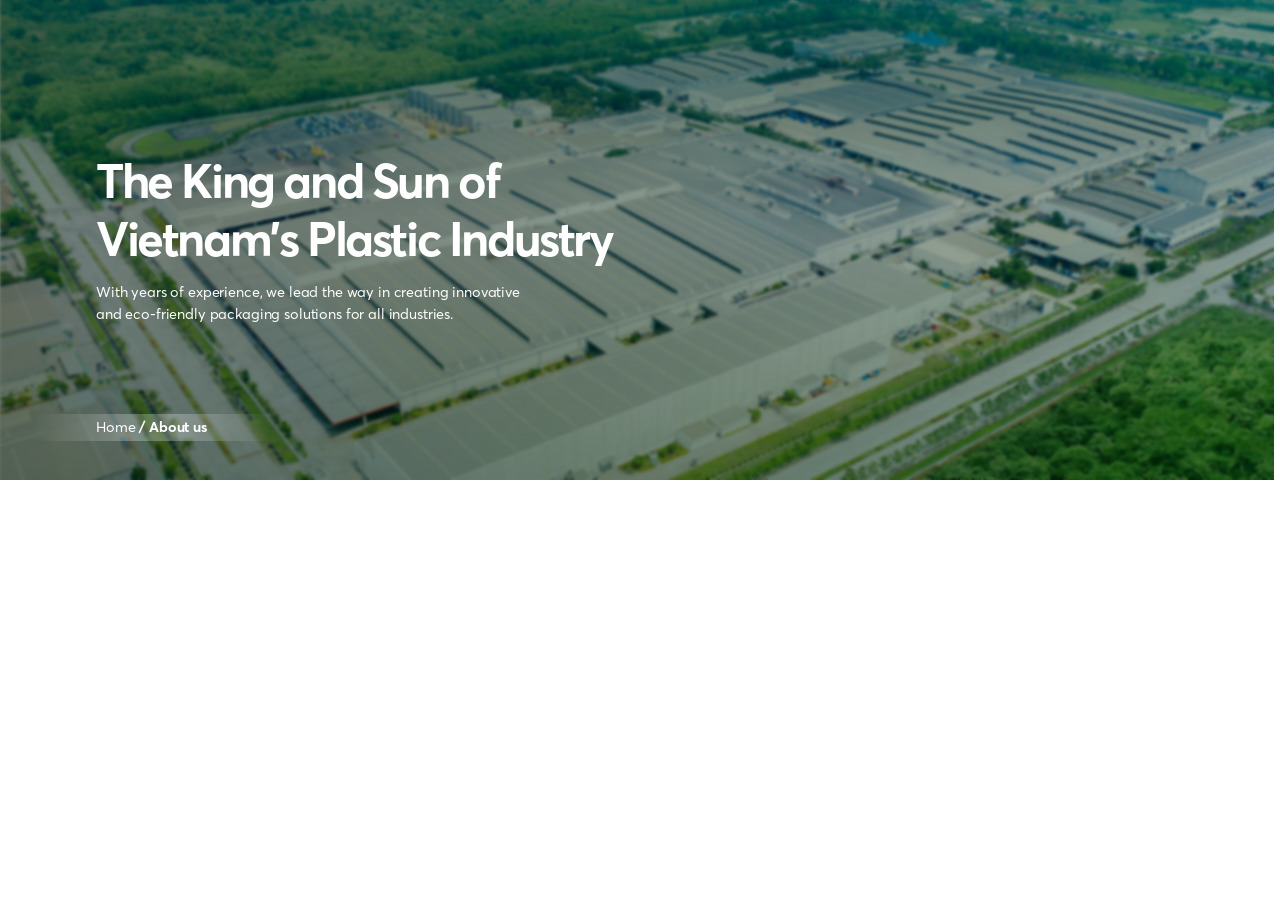
<file: components/banner/index.html>
<!DOCTYPE html>
<html lang="en">
  <head>
    <meta charset="UTF-8" />
    <meta http-equiv="X-UA-Compatible" content="IE=edge" />
    <meta name="viewport" content="width=device-width, initial-scale=1.0" />
    <title>Document</title>
    <link rel="stylesheet" href="styles.css" />
    <link rel="stylesheet" href="../../assets/style/global.css" />
    <link rel="stylesheet" href="../../assets/style/reset.css" />
  </head>
  <body>
    <section class="banner_component">
      <img src="./img/banner.jpg" alt="" class="bg_image pc" />
      <img src="./img/banner_mb.jpg" alt="" class="bg_image mb" />
      <div class="coatting"></div>
      <div class="content_banner">
        <h1 class="title">The King and Sun of Vietnam's Plastic Industry</h1>
        <p class="desc">
          With years of experience, we lead the way in creating innovative and
          eco-friendly packaging solutions for all industries.
        </p>
      </div>
      <div class="breadcrumb">
        <p class="text"><span>Home</span> / About us</p>
      </div>
    </section>
  </body>
</html>
</file>
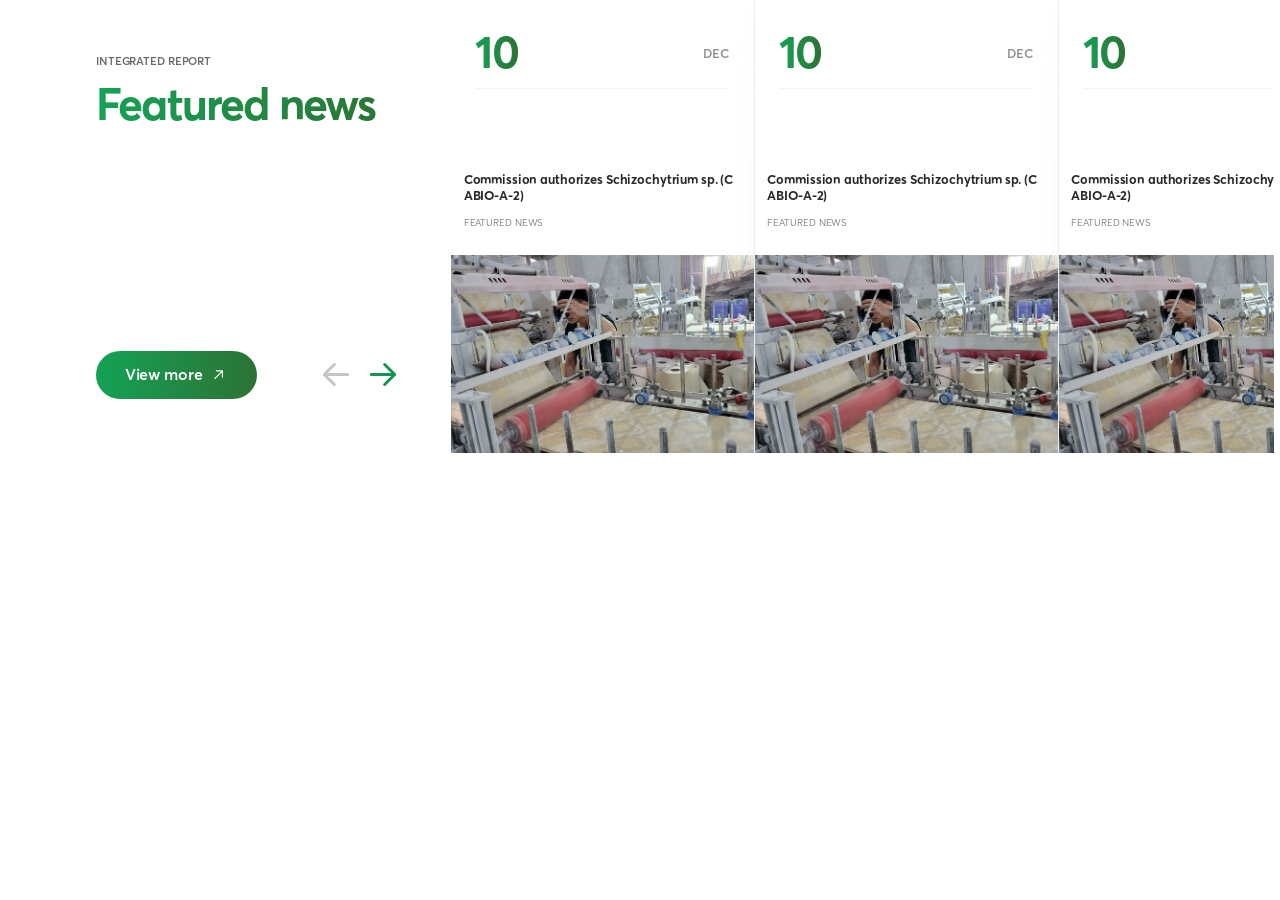
<file: components/FeaturedNews/index.html>
<!DOCTYPE html>
<html lang="en">
  <head>
    <meta charset="UTF-8" />
    <meta name="viewport" content="width=device-width, initial-scale=1.0" />
    <title>Document</title>
    <link
      rel="stylesheet"
      href="https://cdn.jsdelivr.net/npm/swiper@11/swiper-bundle.min.css"
    />
    <link rel="stylesheet" href="./assets/styles.css" />
  </head>
  <body>
    <!-- SECTION: section feature new -->
    <section class="section_featured_news">
      <div class="section_header">
        <p class="section_sub_title">Integrated Report</p>
        <h3 class="section_title">Featured news</h3>
        <div>
          <a class="see_more_btn" href="#">
            <span>
              View more
              <svg
                xmlns="http://www.w3.org/2000/svg"
                width="25"
                height="25"
                viewBox="0 0 25 25"
                fill="none"
              >
                <path
                  d="M7.5 17.7463L17.5 7.74634M17.5 7.74634H9.5M17.5 7.74634V15.7463"
                  stroke="white"
                  stroke-width="1.5"
                  stroke-linecap="round"
                  stroke-linejoin="round"
                />
              </svg>
            </span>
          </a>
          <svg
            xmlns="http://www.w3.org/2000/svg"
            width="40"
            height="41"
            viewBox="0 0 40 41"
            fill="none"
            class="prev_btn"
          >
            <path
              d="M31.6663 20.5H8.33301M8.33301 20.5L18.333 30.5M8.33301 20.5L18.333 10.5"
              stroke-width="3"
              stroke-linecap="round"
              stroke-linejoin="round"
            />
          </svg>
          <svg
            xmlns="http://www.w3.org/2000/svg"
            width="40"
            height="41"
            viewBox="0 0 40 41"
            fill="none"
            class="next_btn"
          >
            <path
              d="M8.33301 20.5H31.6663M31.6663 20.5L21.6663 10.5M31.6663 20.5L21.6663 30.5"
              stroke-width="3"
              stroke-linecap="round"
              stroke-linejoin="round"
            />
          </svg>
        </div>
      </div>
      <div class="section_content">
        <div class="swiper mySwiper news_swiper">
          <div class="swiper-wrapper">
            <div class="swiper-slide">
              <div class="news_card">
                <div class="news_time_container">
                  <h3 class="news_date">10</h3>
                  <p class="news_month">DEC</p>
                </div>
                <div class="news_title">
                  <p class="underline-animation_multiLine">
                    <span
                      >Commission authorizes Schizochytrium sp. (CABIO-A-2) </span
                    >
                  </p>
                </div>
                <p class="news_type">Featured news</p>
                <div class="img_container">
                  <img
                    src="./assets/images/5acb542369b0b4175a2da774ec82c83d.jpg"
                    alt=""
                  />
                </div>
              </div>
            </div>
            <div class="swiper-slide">
              <div class="news_card">
                <div class="news_time_container">
                  <h3 class="news_date">10</h3>
                  <p class="news_month">DEC</p>
                </div>
                <div class="news_title">
                  <p class="underline-animation_multiLine">
                    <span
                      >Commission authorizes Schizochytrium sp. (CABIO-A-2) </span
                    >
                  </p>
                </div>
                <p class="news_type">Featured news</p>
                <div class="img_container">
                  <img
                    src="./assets/images/5acb542369b0b4175a2da774ec82c83d.jpg"
                    alt=""
                  />
                </div>
              </div>
            </div>
            <div class="swiper-slide">
              <div class="news_card">
                <div class="news_time_container">
                  <h3 class="news_date">10</h3>
                  <p class="news_month">DEC</p>
                </div>
                <div class="news_title">
                  <p class="underline-animation_multiLine">
                    <span
                      >Commission authorizes Schizochytrium sp. (CABIO-A-2) </span
                    >
                  </p>
                </div>
                <p class="news_type">Featured news</p>
                <div class="img_container">
                  <img
                    src="./assets/images/5acb542369b0b4175a2da774ec82c83d.jpg"
                    alt=""
                  />
                </div>
              </div>
            </div>
            <div class="swiper-slide">
              <div class="news_card">
                <div class="news_time_container">
                  <h3 class="news_date">10</h3>
                  <p class="news_month">DEC</p>
                </div>
                <div class="news_title">
                  <p class="underline-animation_multiLine">
                    <span
                      >Commission authorizes Schizochytrium sp. (CABIO-A-2) </span
                    >
                  </p>
                </div>
                <p class="news_type">Featured news</p>
                <div class="img_container">
                  <img
                    src="./assets/images/5acb542369b0b4175a2da774ec82c83d.jpg"
                    alt=""
                  />
                </div>
              </div>
            </div>
            <div class="swiper-slide">
              <div class="news_card">
                <div class="news_time_container">
                  <h3 class="news_date">10</h3>
                  <p class="news_month">DEC</p>
                </div>
                <div class="news_title">
                  <p class="underline-animation_multiLine">
                    <span
                      >Commission authorizes Schizochytrium sp. (CABIO-A-2) </span
                    >
                  </p>
                </div>
                <p class="news_type">Featured news</p>
                <div class="img_container">
                  <img
                    src="./assets/images/5acb542369b0b4175a2da774ec82c83d.jpg"
                    alt=""
                  />
                </div>
              </div>
            </div>
            <div class="swiper-slide">
              <div class="news_card">
                <div class="news_time_container">
                  <h3 class="news_date">10</h3>
                  <p class="news_month">DEC</p>
                </div>
                <div class="news_title">
                  <p class="underline-animation_multiLine">
                    <span
                      >Commission authorizes Schizochytrium sp. (CABIO-A-2) </span
                    >
                  </p>
                </div>
                <p class="news_type">Featured news</p>
                <div class="img_container">
                  <img
                    src="./assets/images/5acb542369b0b4175a2da774ec82c83d.jpg"
                    alt=""
                  />
                </div>
              </div>
            </div>
            <div class="swiper-slide">
              <div class="news_card">
                <div class="news_time_container">
                  <h3 class="news_date">10</h3>
                  <p class="news_month">DEC</p>
                </div>
                <div class="news_title">
                  <p class="underline-animation_multiLine">
                    <span
                      >Commission authorizes Schizochytrium sp. (CABIO-A-2) </span
                    >
                  </p>
                </div>
                <p class="news_type">Featured news</p>
                <div class="img_container">
                  <img
                    src="./assets/images/5acb542369b0b4175a2da774ec82c83d.jpg"
                    alt=""
                  />
                </div>
              </div>
            </div>
            <div class="swiper-slide">
              <div class="news_card">
                <div class="news_time_container">
                  <h3 class="news_date">10</h3>
                  <p class="news_month">DEC</p>
                </div>
                <div class="news_title">
                  <p class="underline-animation_multiLine">
                    <span
                      >Commission authorizes Schizochytrium sp. (CABIO-A-2) </span
                    >
                  </p>
                </div>
                <p class="news_type">Featured news</p>
                <div class="img_container">
                  <img
                    src="./assets/images/5acb542369b0b4175a2da774ec82c83d.jpg"
                    alt=""
                  />
                </div>
              </div>
            </div>
            <div class="swiper-slide">
              <div class="news_card">
                <div class="news_time_container">
                  <h3 class="news_date">10</h3>
                  <p class="news_month">DEC</p>
                </div>
                <div class="news_title">
                  <p class="underline-animation_multiLine">
                    <span
                      >Commission authorizes Schizochytrium sp. (CABIO-A-2) </span
                    >
                  </p>
                </div>
                <p class="news_type">Featured news</p>
                <div class="img_container">
                  <img
                    src="./assets/images/5acb542369b0b4175a2da774ec82c83d.jpg"
                    alt=""
                  />
                </div>
              </div>
            </div>
          </div>
        </div>
      </div>
    </section>

    <!-- <div class="news_card">
        <div class="news_time_container">
            <h3 class="news_date">10</h3>
            <p class="news_month">DEC</p>
        </div>
        <div  class="news_title">
            <p class=" underline-animation_multiLine"><span>Commission authorizes Schizochytrium sp. (CABIO-A-2) </span></p>
        </div>
        <p class="news_type">Featured news</p>
        <div class="img_container">
            <img src="./assets/images/5acb542369b0b4175a2da774ec82c83d.jpg" alt="">
        </div>
    </div> -->

    <script src="https://cdn.jsdelivr.net/npm/swiper@11/swiper-bundle.min.js"></script>
    <script>
      var swiper = new Swiper(".mySwiper", {
        slidesPerView: 'auto',
        navigation: {
          nextEl: ".section_featured_news .next_btn",
          prevEl: ".section_featured_news .prev_btn",
        },
      });
    </script>
  </body>
</html>
</file>
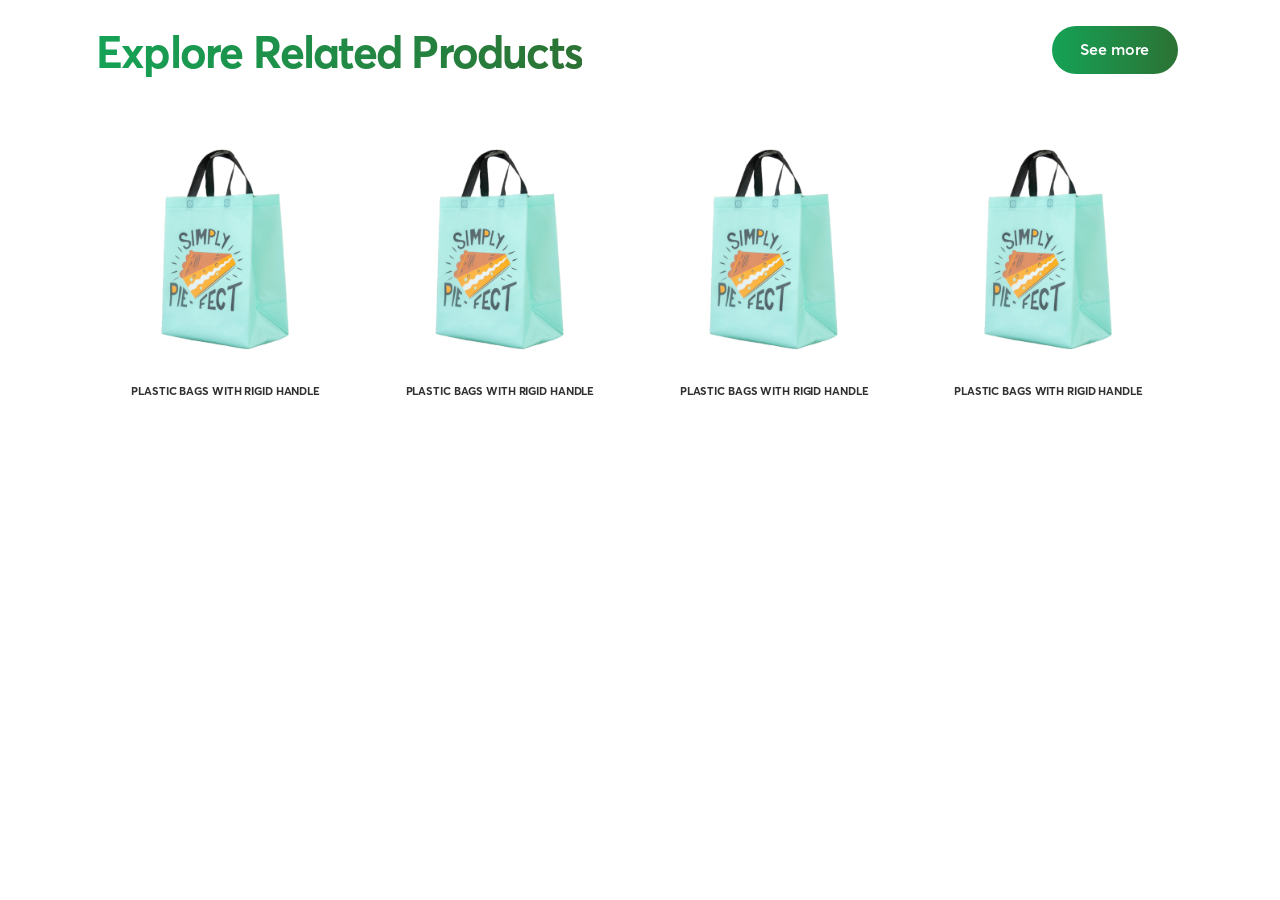
<file: components/RelatedProducts/index.html>
<!DOCTYPE html>
<html lang="en">
  <head>
    <meta charset="UTF-8" />
    <meta name="viewport" content="width=device-width, initial-scale=1.0" />
    <title>Document</title>
    <link rel="stylesheet" href="./assets/styles.css" />
  </head>
  <body>
    <section class="relatedProductSection">
      <div class="section_header">
        <h2 class="section_title">Explore Related Products</h2>
        <a class="see_more_btn see_more_btn_pc" href="#">
          <span> See more </span>
        </a>
      </div>
      <div class="section_content">
        <div class="product_item">
          <svg
            xmlns="http://www.w3.org/2000/svg"
            width="33"
            height="32"
            viewBox="0 0 33 32"
            fill="none"
          >
            <path
              d="M28.2539 16L21.5872 9.33334M28.2539 16L21.5872 22.6667M28.2539 16H4.25391"
              stroke="#272727"
              stroke-width="2.66667"
              stroke-linecap="round"
              stroke-linejoin="round"
            />
          </svg>
          <img
            src="./assets/images/d94449eb-b461-47a8-8fe5-7cdb04b77914 1.png"
            alt=""
          />
          <p>Plastic bags with rigid handle</p>
        </div>
        <div class="product_item">
          <svg
            xmlns="http://www.w3.org/2000/svg"
            width="33"
            height="32"
            viewBox="0 0 33 32"
            fill="none"
          >
            <path
              d="M28.2539 16L21.5872 9.33334M28.2539 16L21.5872 22.6667M28.2539 16H4.25391"
              stroke="#272727"
              stroke-width="2.66667"
              stroke-linecap="round"
              stroke-linejoin="round"
            />
          </svg>
          <img
            src="./assets/images/d94449eb-b461-47a8-8fe5-7cdb04b77914 1.png"
            alt=""
          />
          <p>Plastic bags with rigid handle</p>
        </div>
        <div class="product_item">
          <svg
            xmlns="http://www.w3.org/2000/svg"
            width="33"
            height="32"
            viewBox="0 0 33 32"
            fill="none"
          >
            <path
              d="M28.2539 16L21.5872 9.33334M28.2539 16L21.5872 22.6667M28.2539 16H4.25391"
              stroke="#272727"
              stroke-width="2.66667"
              stroke-linecap="round"
              stroke-linejoin="round"
            />
          </svg>
          <img
            src="./assets/images/d94449eb-b461-47a8-8fe5-7cdb04b77914 1.png"
            alt=""
          />
          <p>Plastic bags with rigid handle</p>
        </div>
        <div class="product_item">
          <svg
            xmlns="http://www.w3.org/2000/svg"
            width="33"
            height="32"
            viewBox="0 0 33 32"
            fill="none"
          >
            <path
              d="M28.2539 16L21.5872 9.33334M28.2539 16L21.5872 22.6667M28.2539 16H4.25391"
              stroke="#272727"
              stroke-width="2.66667"
              stroke-linecap="round"
              stroke-linejoin="round"
            />
          </svg>
          <img
            src="./assets/images/d94449eb-b461-47a8-8fe5-7cdb04b77914 1.png"
            alt=""
          />
          <p>Plastic bags with rigid handle</p>
        </div>
      </div>
      <a class="see_more_btn see_more_btn_mb" href="#">
        <span> See more </span>
      </a>
    </section>
    
  </body>
</html>
</file>
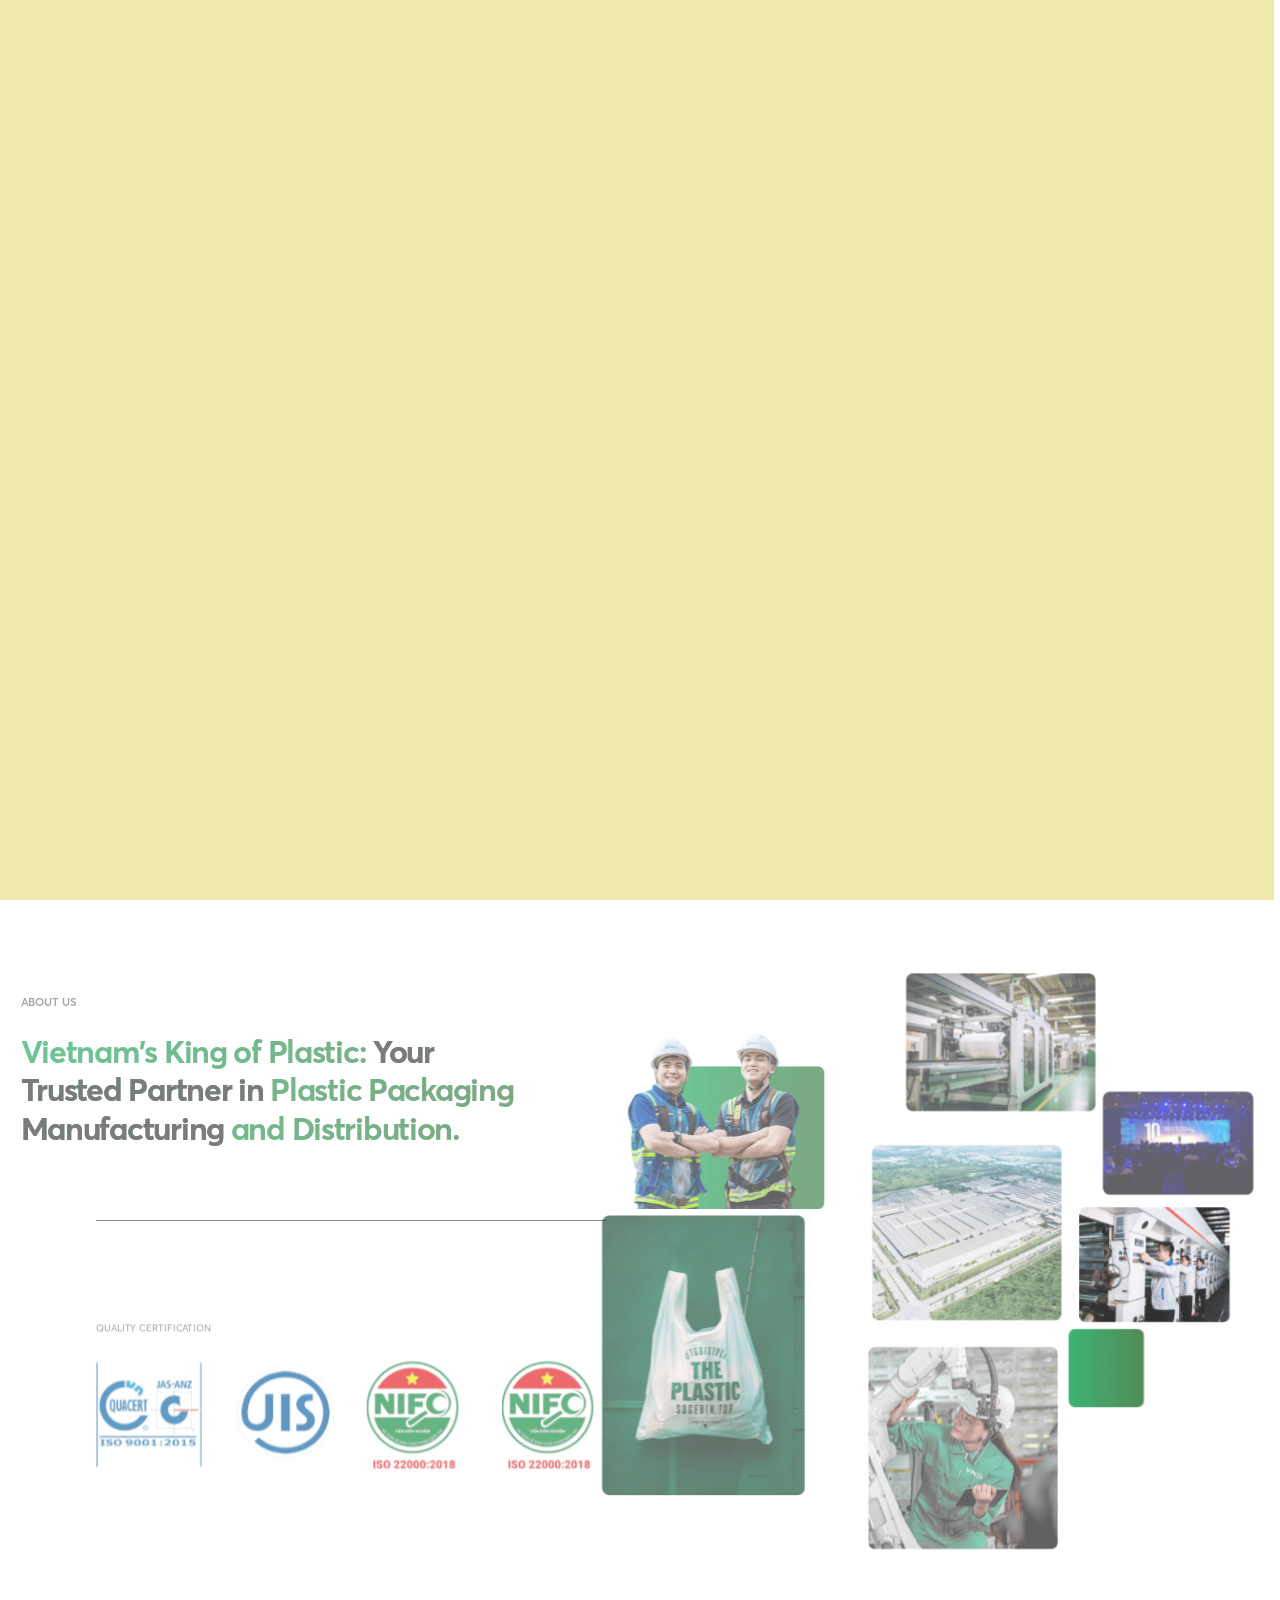
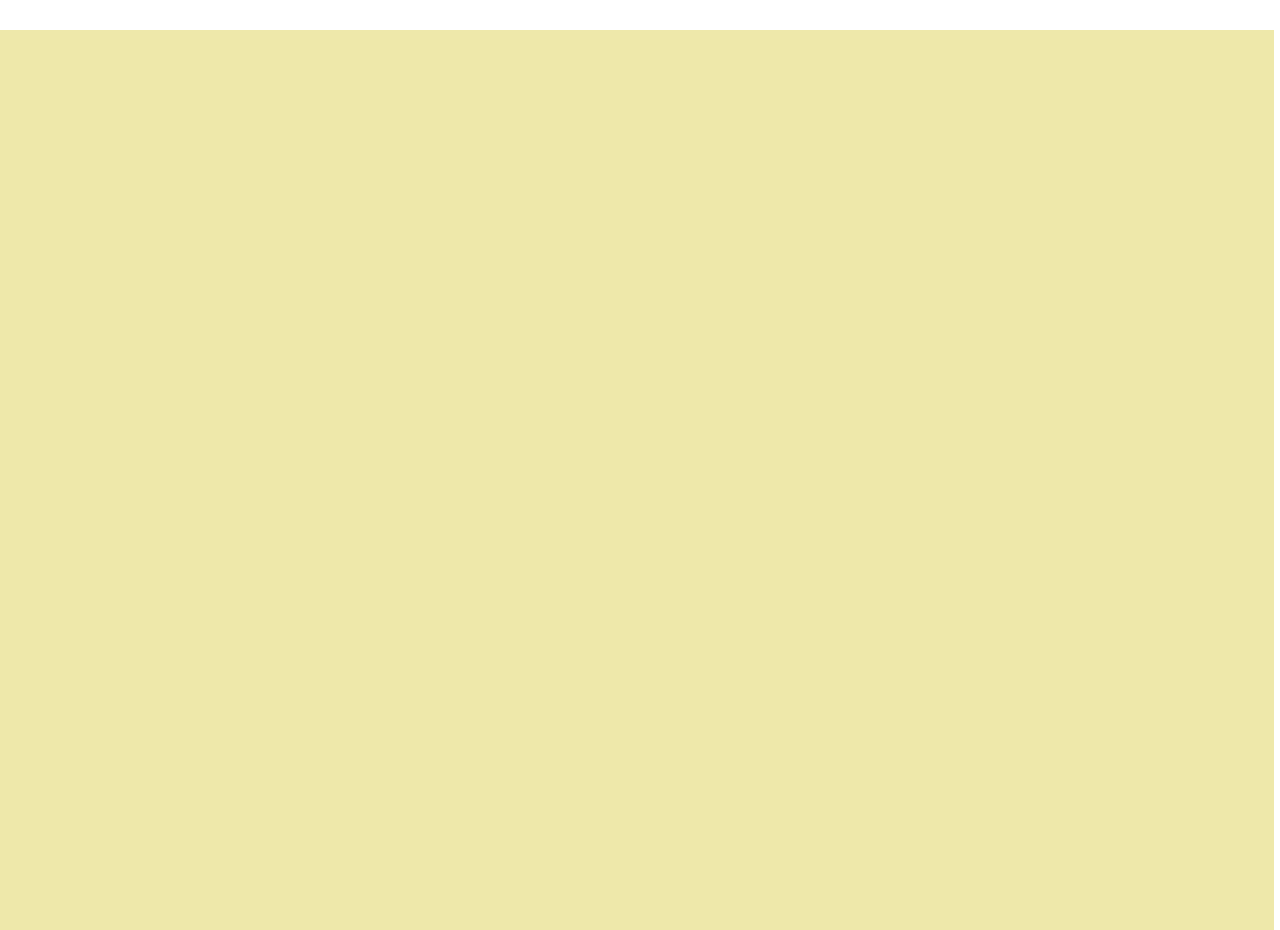
<file: pages/homePage/sectionAboutus/index.html>
<!DOCTYPE html>
<html lang="en">
  <head>
    <meta charset="UTF-8" />
    <meta name="viewport" content="width=device-width, initial-scale=1.0" />
    <title>Document</title>
    <link rel="stylesheet" href="../../../assets/style/global.css" />
    <link rel="stylesheet" href="../../../assets/style/reset.css" />
    <link
      rel="stylesheet"
      href="https://cdn.jsdelivr.net/npm/swiper@11/swiper-bundle.min.css"
    />
    <!-- Demo styles -->
    <link rel="stylesheet" href="index.css" />

    <style>
      .demo__box {
        width: 100%;
        height: 100vh;
        background-color: palegoldenrod;
      }
    </style>
  </head>
  <body>
    <div class="demo__box"></div>
    <section class="homepage__about">
      <div class="homepage__about-left">
        <div class="about-top">
          <div class="top-subtitle">About Us</div>
          <h2 class="top-title">
            Vietnam's King of Plastic:
            <strong>Your Trusted Partner in</strong> Plastic Packaging
            <strong>Manufacturing</strong> and Distribution.
          </h2>
        </div>

        <div class="about-divider"></div>

        <div class="about-bottom">
          <div class="bottom-subtitle">Quality certification</div>
          <div class="bottom__logo-list swiper">
            <div class="swiper-wrapper">
              <div class="swiper-slide">
                <img
                  class="logo-item"
                  src="/pages/homePage/sectionAboutus/imgs/logo1.png"
                  alt=""
                />
              </div>

              <div class="swiper-slide">
                <img
                  class="logo-item"
                  src="/pages/homePage/sectionAboutus/imgs/logo2.png"
                  alt=""
                />
              </div>
              <div class="swiper-slide">
                <img
                  class="logo-item"
                  src="/pages/homePage/sectionAboutus/imgs/logo3.png"
                  alt=""
                />
              </div>
              <div class="swiper-slide">
                <img
                  class="logo-item"
                  src="/pages/homePage/sectionAboutus/imgs/logo1.png"
                  alt=""
                />
              </div>
              <div class="swiper-slide">
                <img
                  class="logo-item"
                  src="/pages/homePage/sectionAboutus/imgs/logo1.png"
                  alt=""
                />
              </div>
            </div>
          </div>
        </div>
      </div>
      <div class="homepage__about-right">
        <div class="right-col right-col1">
          <img
            class="col-item item1"
            src="/pages/homePage/sectionAboutus/imgs/img1.png"
            alt=""
          />
          <img
            class="col-item item2"
            src="/pages/homePage/sectionAboutus/imgs/img2.png"
            alt=""
          />
        </div>
        <div class="right-col right-col2">
          <img
            class="col-item item3"
            src="/pages/homePage/sectionAboutus/imgs/img4.png"
            alt=""
          />
          <img
            class="col-item item4"
            src="/pages/homePage/sectionAboutus/imgs/img3.png"
            alt=""
          />

          <img
            class="col-item item5"
            src="/pages/homePage/sectionAboutus/imgs/img5.png"
            alt=""
          />
        </div>
        <div class="right-col right-col3">
          <img
            class="col-item item6"
            src="/pages/homePage/sectionAboutus/imgs/img6.png"
            alt=""
          />
          <img
            class="col-item item7"
            src="/pages/homePage/sectionAboutus/imgs/img7.png"
            alt=""
          />
          <img
            class="col-item item8"
            src="/pages/homePage/sectionAboutus/imgs/img8.png"
            alt=""
          />
        </div>
      </div>
    </section>

    <div class="demo__box"></div>
    <script src="https://cdn.jsdelivr.net/npm/swiper@11/swiper-bundle.min.js"></script>
    <script src="../../../js/gsap.js"></script>
    <script src="../../../js/gsap.min.js"></script>
    <script src="../../../js/ScrollTrigger.min.js"></script>
    <script src="./index.js"></script>
  </body>
</html>
</file>
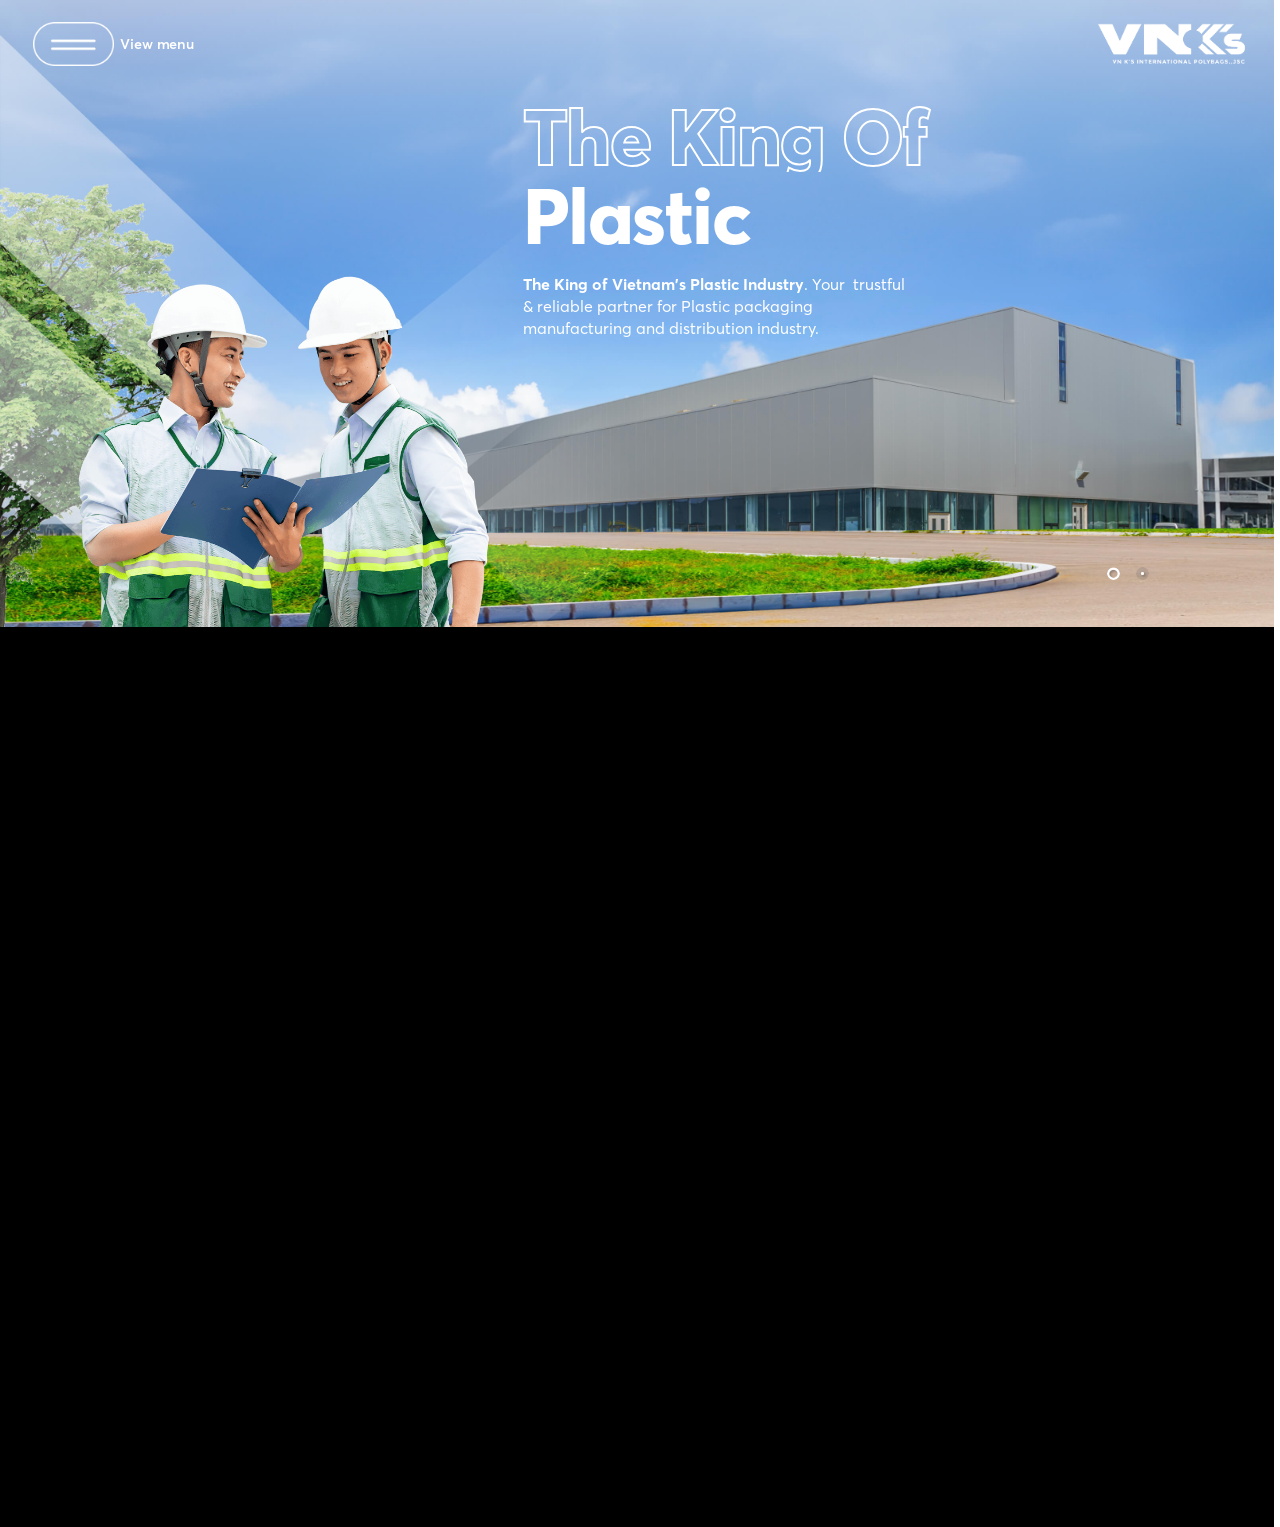
<file: pages/homePage/sectionBanner/index.html>
<!DOCTYPE html>
<html lang="en">
  <head>
    <meta charset="utf-8" />
    <title>Swiper demo</title>
    <meta
      name="viewport"
      content="width=device-width, initial-scale=1, minimum-scale=1, maximum-scale=1"
    />
    <!-- Link Swiper's CSS -->
    <link
      rel="stylesheet"
      href="https://cdn.jsdelivr.net/npm/swiper@11/swiper-bundle.min.css"
    />
    <link rel="stylesheet" href="../../../assets/style/global.css" />
    <link rel="stylesheet" href="../../../assets/style/reset.css" />
    <!-- Demo styles -->
    <link rel="stylesheet" href="styles.css" />
  </head>
  <style>
    /* Section header */
    #header {
      position: fixed;
      top: 0;
      left: 0;
      width: 100%;
      display: flex;
      height: 6.875rem;
      justify-content: space-between;
      /* backdrop-filter: blur(0); */
      background: none;
      color: #fff;
      /* transform: translateY(-100%); */
      z-index: 1000;
      align-items: center;
      background-color: transparent;
    }
    #header .overlay_background {
      position: absolute;
      background: rgba(255, 255, 255, 0.8);
      top: 0;
      left: 0;
      height: 100%;
      width: 100%;
      backdrop-filter: blur(10px);
      opacity: 0;
      z-index: -1;
    }
    #header .menu_btn {
      background: none;
      border: 0;
      color: #fff;
      text-align: right;
      font-size: 1.125rem;
      font-style: normal;
      font-weight: 600;
      line-height: 140%; /* 1.575rem */
      letter-spacing: -0.01125rem;
      display: flex;
      justify-content: space-between;
      align-items: center;
      cursor: pointer;
      margin-left: 2.56rem;
      position: absolute;
    }
    #header .menu_btn.color {
      color: #16954f;
    }
    #header .menu_btn .menu_icon {
      width: 6.34375rem;
      margin-right: 0.5rem;
    }

    #header .logo {
      width: 11.4375rem;
      height: 3.2025rem;
      flex-shrink: 0;
      position: absolute;
      right: 2.75rem;
      transition: all 0.4s ease-out;
    }

    #header.slide_white_active .logo.color,
    #header.slide_color_active .logo.white,
    #header.slide_white_active .menu_btn.color,
    #header.slide_color_active .menu_btn.white {
      opacity: 0;
      pointer-events: none;
    }
    #header.slide_color_active .logo.color,
    #header.slide_white_active .logo.white {
      opacity: 1;
    }
    #header .wrap_search_menu {
      display: none;
    }
    /* Section menu */
    .section_menu {
      position: fixed;
      top: 0;
      left: 0;
      width: 0;
      flex-shrink: 0;
      height: 100vh;
      background-color: #fff;
      transition: all 0.4s ease-out;
      z-index: 1002;
      pointer-events: none;
      overflow: hidden;
      opacity: 0;
    }
    .section_menu.mb {
      display: none;
    }
    .section_menu .background_image {
      position: absolute;
      top: -2rem;
      left: 4rem;
      z-index: -1;
      width: 94.23825rem;
      height: 50rem;
    }
    .section_menu .sub_bg_image {
      position: absolute;
      bottom: 0;
      left: 0;
      width: 28.04344rem;
      height: 23.762rem;
      flex-shrink: 0;
    }
    .section_menu .close_menu {
      display: flex;
      height: 3.5rem;
      width: 12.65625rem;
      align-items: center;
      margin-top: 2.19rem;
      margin-left: 2.56rem;
      color: #2a2a2a;
      text-align: right;
      font-size: 1.125rem;
      font-style: normal;
      font-weight: 600;
      line-height: 140%; /* 1.575rem */
      letter-spacing: -0.01125rem;
    }
    .section_menu .close_menu .icon {
      width: 6.34375rem;
      height: 100%;
      flex-shrink: 0;
      cursor: pointer;
    }
    .section_menu.active {
      width: 31.625rem;
      opacity: 1;
      pointer-events: all;
    }
    .section_menu.active_width_menu {
      width: 100%;
    }
    /* SECTION: nav styles */
    .section_menu .nav_menu {
      width: 26.625rem;
      list-style-type: none;
      color: #2a2a2a;
      font-size: 1.5rem;
      font-style: normal;
      font-weight: 700;
      line-height: 140%; /* 2.1rem */
      letter-spacing: -0.03rem;
      position: relative;
      margin-top: 2.54rem;
      margin-left: 0.256rem;
    }
    .section_menu .nav_menu .menu_item {
      margin-top: 1.5rem;
      height: 3.25rem;
      display: flex;
      align-items: end;
      position: relative;
      justify-content: space-between;
      transition: all 0.4s ease-out;
      cursor: pointer;
    }
    .section_menu .nav_menu .menu_item::after {
      content: "";
      position: absolute;
      width: 12px;
      height: 12px;
      left: 0;
      top: 1.9rem;
      border-radius: 100%;
      background-color: #16954f;
      opacity: 0;
      transition: all 0.3s ease-out;
    }
    .section_menu .nav_menu .menu_item::before {
      content: "";
      position: absolute;
      top: 0;
      left: 0;
      width: 100%;
      height: 2px;
      background: #16954f;
      opacity: 0;
      transition: all 0.4s ease-out;
    }
    .section_menu .nav_menu .menu_item .arrow_icon {
      width: 1.875rem;
      height: 1.875rem;
      flex-shrink: 0;
      margin-right: -0.5rem;
      opacity: 0;
      transition: all 0.7s ease-out;
    }
    .section_menu .nav_menu .menu_item:hover {
      padding-left: 1.25rem;
      color: #16954f;
    }
    .section_menu .nav_menu .menu_item:hover::after,
    .section_menu .nav_menu .menu_item:hover::before,
    .section_menu .nav_menu .menu_item:hover .arrow_icon {
      opacity: 1;
    }
    /* SECTION: content menu */
    .section_menu .nav_menu .menu_item .content {
      width: 0;
      height: 60rem;
      background: transparent;
      position: fixed;
      left: 28.75rem;
      top: 1.5rem;
      opacity: 0;
      transition: all 0.4s ease-out;
      pointer-events: none;
      /* display: flex;
      justify-content: center; */
      overflow: hidden;
    }
    .section_menu .nav_menu .menu_item:hover .content {
      opacity: 1;
      width: calc(100% - 26.625rem);
      pointer-events: all;
    }
    .section_menu .nav_menu .menu_item .content .content_item {
      position: absolute;
      left: 7rem;
      width: 55.9375rem;
      top: 6.5rem;
    }
    .section_menu .nav_menu .menu_item .content_image {
      width: 55.9375rem;
      height: 30rem;
      border-radius: 0.25rem;
      overflow: hidden;
    }
    .section_menu .nav_menu .menu_item .content_image img {
      width: 100%;
      height: 100%;
      transition: all 0.4s ease-out;
    }
    .section_menu .nav_menu .menu_item .content_item:hover img {
      transform: scale(1.1);
    }
    /* SECTION: text_content menu item */
    .section_menu .menu_item .content_item .content_wrap_desc_button {
      display: flex;
      margin-top: 1.62rem;
      align-items: end;
      gap: 4.12rem;
    }
    .section_menu .menu_item .content_item .content_wrap_desc_button .title {
      color: #2a2a2a;
      font-size: 1.5rem;
      font-style: normal;
      font-weight: 700;
      line-height: 140%; /* 2.1rem */
      letter-spacing: -0.03rem;
      margin-bottom: 0.62rem;
    }
    .section_menu .menu_item .content_item .content_wrap_desc_button .desc {
      color: #6e6e6e;
      font-size: 1.125rem;
      font-style: normal;
      font-weight: 600;
      line-height: 130%; /* 1.4625rem */
      letter-spacing: -0.01125rem;
    }
    .section_menu
      .menu_item
      .content_item
      .content_wrap_desc_button
      .btn_viewmore {
      display: flex;
      align-items: center;
      gap: 0.625rem;
      height: 3.75rem;
      width: 12.4375rem;
      border-radius: 3.125rem;
      justify-content: center;
      background: linear-gradient(90deg, #15a256 0%, #2c7234 100%);
      color: #fff;
      white-space: nowrap;
      padding-bottom: 0.1rem;
      font-size: 1.25rem;
      font-style: normal;
      font-weight: 600;
      line-height: 140%; /* 1.75rem */
      letter-spacing: -0.0125rem;
    }
    .section_menu
      .menu_item
      .content_item
      .content_wrap_desc_button
      .btn_viewmore
      .viewmore_icon {
      width: 1.5rem;
      height: 1.5rem;
    }
    .overLay_menu {
      position: fixed;
      top: 0;
      left: 0;
      background: rgba(0, 0, 0, 0.3);
      width: 100%;
      height: 100%;
      z-index: 1001;
      cursor: pointer;
      opacity: 0;
      pointer-events: none;
    }
    .overLay_menu.active {
      opacity: 1;
      pointer-events: all;
    }
    @media (max-width: 769px) {
      #header {
        height: 3.5rem;
      }
      #header .menu_btn {
        display: none;
      }
      #header .logo {
        width: 6.25rem;
        height: 1.75rem;
        right: auto;
        left: 1rem;
      }
      #header .wrap_search_menu {
        display: flex;
        position: absolute;
        right: 1rem;
        align-items: center;
      }
      #header.slide_color_active .wrap_search_menu.white,
      #header.slide_white_active .wrap_search_menu.color {
        opacity: 0;
        pointer-events: none;
      }
      #header.slide_white_active .wrap_search_menu.white,
      #header.slide_color_active .wrap_search_menu.color {
        opacity: 1;
        pointer-events: all;
      }

      #header .wrap_search_menu .search_icon {
        width: 2rem;
        height: 2rem;
        margin-right: 1rem;
      }
      #header .wrap_search_menu .menu_icon {
        width: 1.75rem;
      }
      .section_menu.pc {
        display: none;
      }
      .section_menu.mb {
        display: block;
        left: auto;
        right: 0;
        opacity: 1;
        transition: all 0.5s ease-out;
      }
      .section_menu.mb.active {
        width: 100%;
      }
    }
  </style>
  <body>
    <header id="header">
      <div class="overlay_background"></div>
      <button type="button" class="menu_btn white" onclick="handleOnMenu()">
        <img src="./img/icon_menu_white.png" alt="" class="menu_icon" />
        View menu
      </button>
      <button type="button" class="menu_btn color" onclick="handleOnMenu()">
        <img src="./img/icon_menu_color.png" alt="" class="menu_icon" />
        View menu
      </button>
      <img src="./img/Logo chuẩn.png" alt="" class="logo color" />
      <img src="./img/Logo white.png" alt="" class="logo white" />
      <div class="wrap_search_menu color">
        <img
          src="./img/imgMobile/Search_color.png"
          alt=""
          class="search_icon"
        />
        <img
          src="./img/imgMobile/menu_color_icon.png"
          alt=""
          class="menu_icon"
          onclick="handleOnMenu()"
        />
      </div>
      <div class="wrap_search_menu white">
        <img
          src="./img/imgMobile/Search_white.png"
          alt=""
          class="search_icon"
        />
        <img
          src="./img/imgMobile/menu_white_icon.png"
          alt=""
          class="menu_icon"
          onclick="handleOnMenu()"
        />
      </div>
    </header>
    <section id="menu_component_pc" class="section_menu pc">
      <img src="./img/Mask group zip.png" alt="" class="background_image" />
      <img src="./img/sub_bg_menu.png" alt="" class="sub_bg_image" />
      <div class="close_menu">
        <img
          src="./img/closeMenu_icon.png"
          alt=""
          class="icon"
          onclick="handleCloseMenu()"
        />
        View menu
      </div>
      <ul class="nav_menu" id="nav_menu">
        <li class="menu_item">
          About VNK's
          <img src="./img/arrow_menu_icon.svg" alt="" class="arrow_icon" />
          <div class="content">
            <div class="content_item">
              <div class="content_image">
                <img src="./img/tinified/img_content1.jpg" alt="" />
              </div>
              <div class="content_wrap_desc_button">
                <div class="text_content">
                  <h4 class="title">About VNK's</h4>
                  <p class="desc">
                    Our avant-garde facilities are a hub for sophisticated
                    fabrication processes, ensuring every component is a paragon
                    of quality
                  </p>
                </div>
                <div>
                  <a href="#link-detail" class="btn_viewmore">
                    <span>View more</span>
                    <img
                      src="./img/arrow_detail_post.svg"
                      alt=""
                      class="viewmore_icon"
                    />
                  </a>
                </div>
              </div>
            </div>
          </div>
        </li>
        <li class="menu_item">
          Sustainable development
          <img src="./img/arrow_menu_icon.svg" alt="" class="arrow_icon" />
          <div class="content">
            <div class="content_item">
              <div class="content_image">
                <img src="./img/tinified/image_content2.jpg" alt="" />
              </div>
              <div class="content_wrap_desc_button">
                <div class="text_content">
                  <h4 class="title">About VNK's</h4>
                  <p class="desc">
                    Our avant-garde facilities are a hub for sophisticated
                    fabrication processes, ensuring every component is a paragon
                    of quality
                  </p>
                </div>
                <div>
                  <a href="#link-detail" class="btn_viewmore">
                    <span>View more</span>
                    <img
                      src="./img/arrow_detail_post.svg"
                      alt=""
                      class="viewmore_icon"
                    />
                  </a>
                </div>
              </div>
            </div>
          </div>
        </li>
        <li class="menu_item">
          Products
          <img src="./img/arrow_menu_icon.svg" alt="" class="arrow_icon" />
          <div class="content"></div>
        </li>
        <li class="menu_item">
          Quality and factory
          <img src="./img/arrow_menu_icon.svg" alt="" class="arrow_icon" />
          <div class="content">
            <div class="content_item">
              <div class="content_image">
                <img src="./img/tinified/content_image3.jpg" alt="" />
              </div>
              <div class="content_wrap_desc_button">
                <div class="text_content">
                  <h4 class="title">About VNK's</h4>
                  <p class="desc">
                    Our avant-garde facilities are a hub for sophisticated
                    fabrication processes, ensuring every component is a paragon
                    of quality
                  </p>
                </div>
                <div>
                  <a href="#link-detail" class="btn_viewmore">
                    <span>View more</span>
                    <img
                      src="./img/arrow_detail_post.svg"
                      alt=""
                      class="viewmore_icon"
                    />
                  </a>
                </div>
              </div>
            </div>
          </div>
        </li>
        <li class="menu_item">
          Blog
          <img src="./img/arrow_menu_icon.svg" alt="" class="arrow_icon" />
          <div class="content">
            <div class="content_item">
              <div class="content_image">
                <img src="./img/tinified/content_image4.jpg" alt="" />
              </div>
              <div class="content_wrap_desc_button">
                <div class="text_content">
                  <h4 class="title">About VNK's</h4>
                  <p class="desc">
                    Our avant-garde facilities are a hub for sophisticated
                    fabrication processes, ensuring every component is a paragon
                    of quality
                  </p>
                </div>
                <div>
                  <a href="#link-detail" class="btn_viewmore">
                    <span>View more</span>
                    <img
                      src="./img/arrow_detail_post.svg"
                      alt=""
                      class="viewmore_icon"
                    />
                  </a>
                </div>
              </div>
            </div>
          </div>
        </li>
        <li class="menu_item">
          Contact
          <img src="./img/arrow_menu_icon.svg" alt="" class="arrow_icon" />
          <div class="content">
            <div class="content_item">
              <div class="content_image">
                <img src="./img/tinified/content_image5.jpg" alt="" />
              </div>
              <div class="content_wrap_desc_button">
                <div class="text_content">
                  <h4 class="title">About VNK's</h4>
                  <p class="desc">
                    Our avant-garde facilities are a hub for sophisticated
                    fabrication processes, ensuring every component is a paragon
                    of quality
                  </p>
                </div>
                <div>
                  <a href="#link-detail" class="btn_viewmore">
                    <span>View more</span>
                    <img
                      src="./img/arrow_detail_post.svg"
                      alt=""
                      class="viewmore_icon"
                    />
                  </a>
                </div>
              </div>
            </div>
          </div>
        </li>
        <li class="menu_item">
          Career opportunities
          <img src="./img/arrow_menu_icon.svg" alt="" class="arrow_icon" />
          <div class="content">
            <div class="content_item">
              <div class="content_image">
                <img src="./img/tinified/content_image6.jpg" alt="" />
              </div>
              <div class="content_wrap_desc_button">
                <div class="text_content">
                  <h4 class="title">About VNK's</h4>
                  <p class="desc">
                    Our avant-garde facilities are a hub for sophisticated
                    fabrication processes, ensuring every component is a paragon
                    of quality
                  </p>
                </div>
                <div>
                  <a href="#link-detail" class="btn_viewmore">
                    <span>View more</span>
                    <img
                      src="./img/arrow_detail_post.svg"
                      alt=""
                      class="viewmore_icon"
                    />
                  </a>
                </div>
              </div>
            </div>
          </div>
        </li>
      </ul>
    </section>
    <section id="menu_component_mb" class="section_menu mb">
      <button type="button" onclick="handleCloseMenu()">Close</button>
    </section>
    <div
      id="overLay_menu"
      class="overLay_menu"
      onclick="handleCloseMenu()"
    ></div>
    <!-- SECTION: slide banner -->
    <section class="section_banner_homepage">
      <div class="swiper mySwiper">
        <div class="swiper-wrapper">
          <div class="swiper-slide">
            <img src="./img/Banner Home PC zip.jpg" class="background" />

            <img src="./img/NGười zip.png" alt="" class="image_human" />
            <div class="wrap_content_slide slide_item_1">
              <h1 class="title">
                <span class="wrap_animation">
                  <span class="text"> The King Of </span>
                </span>
              </h1>
              <h2 class="subtitle">
                <span class="wrap_animation">
                  <span class="text">Plastic Industry</span>
                </span>
              </h2>
              <p class="description">
                <span class="wrap_animation">
                  <span class="text">
                    <strong>The King of Vietnam's Plastic Industry</strong>.
                    Your  trustful & reliable partner for Plastic packaging
                    manufacturing and distribution industry.
                  </span>
                </span>
              </p>
            </div>
            <div class="coating_slide1"></div>
          </div>
          <div class="swiper-slide">
            <img
              src="./img/Property 1=Variant3 zip.jpg"
              class="background pc"
            />
            <img src="./img/imgMobile/Banner mb.jpg" class="background mb" />
            <img
              src="./img/background_slide2 zip.png"
              alt=""
              class="background_opacity animated-element"
            />
            <div class="wrap_content_slide slide_item_2 animated-element">
              <h1 class="title">
                <span class="wrap_animation">
                  <span class="text"> The King Of </span>
                </span>
              </h1>
              <h2 class="subtitle">
                <span class="wrap_animation">
                  <span class="text">Plastic Industry</span>
                </span>
              </h2>
              <p class="description">
                <span class="wrap_animation">
                  <span class="text">
                    <strong>The King of Vietnam's Plastic Industry</strong>.
                    Your  trustful & reliable partner for Plastic packaging
                    manufacturing and distribution industry.
                  </span>
                </span>
              </p>
            </div>
            <div class="group_la pc animated-element">
              <div class="wrap_animation_intro_product">
                <img
                  src="./img/Group_circle zip.png"
                  alt=""
                  class="group_circle"
                />
                <div class="content_la la1">
                  <img src="./img/iconLa.png" alt="" class="icon_content" />
                  <p class="title"><strong>Variety</strong> of print colors</p>
                  <img src="./img/la1.png" alt="" />
                </div>
                <div class="content_la la2">
                  <img src="./img/iconLa.png" alt="" class="icon_content" />
                  <p class="title"><strong>Variety</strong> of print colors</p>
                  <img src="./img/la2.png" alt="" />
                </div>
                <div class="content_la la3">
                  <img src="./img/iconLa.png" alt="" class="icon_content" />
                  <p class="title"><strong>Variety</strong> of print colors</p>
                  <img src="./img/la3.png" alt="" />
                </div>
                <div class="content_la la4">
                  <img src="./img/iconLa.png" alt="" class="icon_content" />
                  <p class="title"><strong>Variety</strong> of print colors</p>
                  <img src="./img/la4.png" alt="" />
                </div>
                <img src="./img/Frame.png" alt="" class="circle" />
                <div class="wrap_product">
                  <img src="./img/product.png" alt="" class="product_item" />
                </div>
              </div>
            </div>
            <div class="group_la mb">
              <img
                src="./img/imgMobile/inforgrap.png"
                alt=""
                class="group_la-background"
              />
            </div>
          </div>
        </div>
        <div class="swiper-pagination"></div>
      </div>

      <div class="body_item">
        Lorem ipsum dolor sit amet consectetur adipisicing elit. Culpa, a
        aliquid! Eveniet deserunt fuga non voluptatum, accusamus ducimus in quo,
        nemo odio ab, numquam sit. Non nemo earum cumque. Ipsa?
        <div class="svg-like"></div>
      </div>
    </section>
    <!-- Swiper JS -->
    <script src="https://cdn.jsdelivr.net/npm/swiper@11/swiper-bundle.min.js"></script>
    <!-- Initialize Swiper -->
    <script src="../../../js/gsap.js"></script>
    <script src="../../../js/gsap.min.js"></script>
    <script src="../../../js/ScrollTrigger.min.js"></script>
    <script src="./scripts.js"></script>
  </body>
</html>
</file>
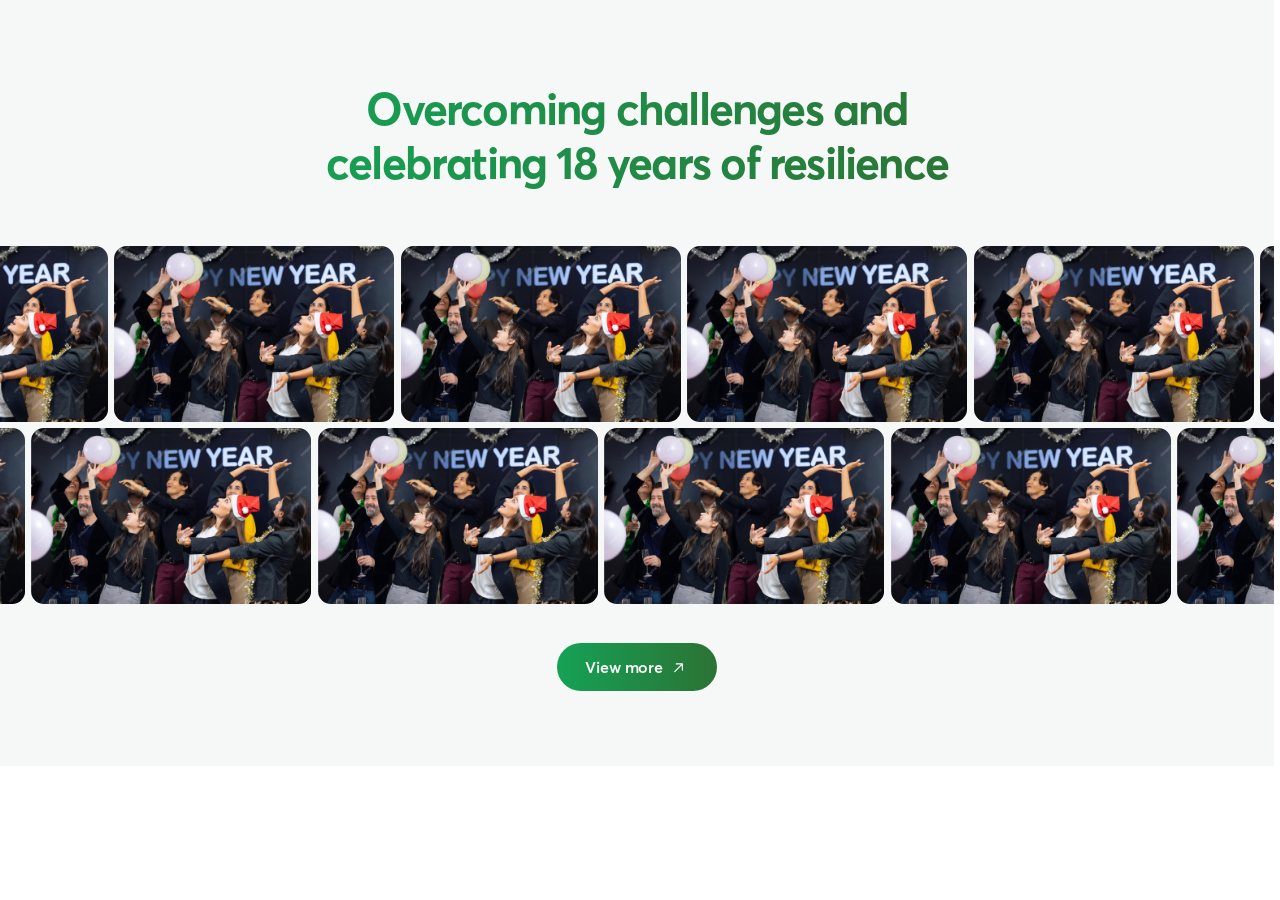
<file: pages/homePage/SectionOvercomingChallenge/index.html>
<!DOCTYPE html>
<html lang="en">
  <head>
    <meta charset="UTF-8" />
    <meta name="viewport" content="width=device-width, initial-scale=1.0" />
    <title>Document</title>
    <link rel="stylesheet" href="./assets/styles.css" />
    <script src="https://cdnjs.cloudflare.com/ajax/libs/gsap/3.9.1/gsap.min.js"></script>
    <script src="./assets/index.js"></script>
  </head>
  <body>
    <!-- SECTION: section năng lực thực thi -->
    <section class="overcoming_challenge_section">
      <h3 class="section_title">
        Overcoming challenges and celebrating 18 years of resilience
      </h3>
      <div class="section_content">
        <div>
          <div class="line_1">
            <div class="img_container">
              <img
                src="./assets/images/2748f5eb1f2a2c31514ab0ea63c7a722.png"
                alt=""
              />
            </div>
            <div class="img_container">
              <img
                src="./assets/images/2748f5eb1f2a2c31514ab0ea63c7a722.png"
                alt=""
              />
            </div>
            <div class="img_container">
              <img
                src="./assets/images/2748f5eb1f2a2c31514ab0ea63c7a722.png"
                alt=""
              />
            </div>
            <div class="img_container">
              <img
                src="./assets/images/2748f5eb1f2a2c31514ab0ea63c7a722.png"
                alt=""
              />
            </div>
            <div class="img_container">
              <img
                src="./assets/images/2748f5eb1f2a2c31514ab0ea63c7a722.png"
                alt=""
              />
            </div>
            <div class="img_container">
              <img
                src="./assets/images/2748f5eb1f2a2c31514ab0ea63c7a722.png"
                alt=""
              />
            </div>

            <div class="img_container">
              <img
                src="./assets/images/2748f5eb1f2a2c31514ab0ea63c7a722.png"
                alt=""
              />
            </div>
            <div class="img_container">
              <img
                src="./assets/images/2748f5eb1f2a2c31514ab0ea63c7a722.png"
                alt=""
              />
            </div>
            <div class="img_container">
              <img
                src="./assets/images/2748f5eb1f2a2c31514ab0ea63c7a722.png"
                alt=""
              />
            </div>
            <div class="img_container">
              <img
                src="./assets/images/2748f5eb1f2a2c31514ab0ea63c7a722.png"
                alt=""
              />
            </div>
            <div class="img_container">
              <img
                src="./assets/images/2748f5eb1f2a2c31514ab0ea63c7a722.png"
                alt=""
              />
            </div>
            <div class="img_container">
              <img
                src="./assets/images/2748f5eb1f2a2c31514ab0ea63c7a722.png"
                alt=""
              />
            </div>
          </div>
          <div class="line_2">
            <div class="img_container">
              <img
                src="./assets/images/2748f5eb1f2a2c31514ab0ea63c7a722.png"
                alt=""
              />
            </div>
            <div class="img_container">
              <img
                src="./assets/images/2748f5eb1f2a2c31514ab0ea63c7a722.png"
                alt=""
              />
            </div>
            <div class="img_container">
              <img
                src="./assets/images/2748f5eb1f2a2c31514ab0ea63c7a722.png"
                alt=""
              />
            </div>
            <div class="img_container">
              <img
                src="./assets/images/2748f5eb1f2a2c31514ab0ea63c7a722.png"
                alt=""
              />
            </div>
            <div class="img_container">
              <img
                src="./assets/images/2748f5eb1f2a2c31514ab0ea63c7a722.png"
                alt=""
              />
            </div>
            <div class="img_container">
              <img
                src="./assets/images/2748f5eb1f2a2c31514ab0ea63c7a722.png"
                alt=""
              />
            </div>

            <div class="img_container">
              <img
                src="./assets/images/2748f5eb1f2a2c31514ab0ea63c7a722.png"
                alt=""
              />
            </div>
            <div class="img_container">
              <img
                src="./assets/images/2748f5eb1f2a2c31514ab0ea63c7a722.png"
                alt=""
              />
            </div>
            <div class="img_container">
              <img
                src="./assets/images/2748f5eb1f2a2c31514ab0ea63c7a722.png"
                alt=""
              />
            </div>
            <div class="img_container">
              <img
                src="./assets/images/2748f5eb1f2a2c31514ab0ea63c7a722.png"
                alt=""
              />
            </div>
            <div class="img_container">
              <img
                src="./assets/images/2748f5eb1f2a2c31514ab0ea63c7a722.png"
                alt=""
              />
            </div>
            <div class="img_container">
              <img
                src="./assets/images/2748f5eb1f2a2c31514ab0ea63c7a722.png"
                alt=""
              />
            </div>
          </div>
        </div>
      </div>
      <a class="see_more_btn" href="#">
        <span>
            View more
            <svg
              xmlns="http://www.w3.org/2000/svg"
              width="25"
              height="25"
              viewBox="0 0 25 25"
              fill="none"
            >
              <path
                d="M7.5 17.7463L17.5 7.74634M17.5 7.74634H9.5M17.5 7.74634V15.7463"
                stroke="white"
                stroke-width="1.5"
                stroke-linecap="round"
                stroke-linejoin="round"
              />
            </svg>
        </span>
      </a>
    </section>
  </body>
</html>
</file>
<file: components/banner/styles.css>
.banner_component {
  position: relative;
  width: 100%;
  height: 37.5rem;
}
/* image, coating image */
.banner_component .bg_image.mb {
  display: none;
}
.banner_component .bg_image {
  width: 100%;
  height: 100%;
  position: absolute;
}
.banner_component .coatting {
  width: 100%;
  height: 100%;
  position: absolute;
  top: 0;
  left: 0;
  background: linear-gradient(
      90deg,
      rgba(0, 0, 0, 0.25) 0%,
      rgba(0, 0, 0, 0) 100%
    ),
    linear-gradient(
      179deg,
      rgba(0, 48, 14, 0.5) 0.74%,
      rgba(0, 48, 14, 0.35) 45%,
      rgba(0, 48, 14, 0.5) 99.62%
    );
  backdrop-filter: blur(1.5px);
}
/* .content banner */
.banner_component .content_banner {
  position: absolute;
  width: 40.875rem;
  color: #fff;
  left: 7.5rem;
  top: 11.87rem;
}
.banner_component .content_banner .title {
  font-size: 3.75rem;
  font-style: normal;
  font-weight: 700;
  line-height: 120%; /* 4.5rem */
  letter-spacing: -0.1875rem;
}
.banner_component .content_banner .desc {
  width: 33.5625rem;
  font-size: 1.125rem;
  font-style: normal;
  font-weight: 400;
  line-height: 150%; /* 1.6875rem */
  letter-spacing: -0.01125rem;
  margin-top: 1.19rem;
}
/* breadcrumb */
.banner_component .breadcrumb {
  position: absolute;
  background: linear-gradient(
    90deg,
    rgba(255, 255, 255, 0) 11.26%,
    rgba(255, 255, 255, 0.25) 43.45%,
    rgba(255, 255, 255, 0.25) 59.55%,
    rgba(255, 255, 255, 0) 91.74%
  );
  bottom: 3.06rem;
  left: 0;
  padding: 0.38rem 7.5rem;
}
.banner_component .breadcrumb .text {
  color: #fff;
  text-align: justify;
  font-size: 1.125rem;
  font-style: normal;
  font-weight: 700;
  line-height: 120%; /* 1.35rem */
  letter-spacing: -0.01125rem;
}
.banner_component .breadcrumb .text span {
  font-weight: 400;
}
/* @media (max-width: 1600px) {
  .banner_component {
    height: auto;
  }
} */
@media (max-width: 769px) {
  .banner_component {
    height: 33.875rem;
  }
  .banner_component .bg_image.pc {
    display: none;
  }
  .banner_component .bg_image.mb {
    display: block;
  }
  /* content_banner */
  .banner_component .content_banner {
    width: 100%;
    left: 0;
    padding: 0 1rem;
    top: 7.81rem;
  }
  .banner_component .content_banner .title {
    font-size: 2.25rem;
    line-height: 120%; /* 2.7rem */
    letter-spacing: -0.1125rem;
  }
  .banner_component .content_banner .desc {
    width: 100%;
    margin-top: 0.62rem;
    font-size: 0.875rem;
    letter-spacing: normal;
    font-weight: 300;
  }
  .banner_component .breadcrumb {
    padding: 0.19rem 1rem;
    background: linear-gradient(
      90deg,
      rgba(255, 255, 255, 0.25) 0%,
      rgba(255, 255, 255, 0.25) 27.48%,
      rgba(255, 255, 255, 0) 91.74%
    );
    width: 100%;
  }
}
</file>
<file: assets/style/global.css>
/* NOTE: import font google */

html {
  position: relative;
  font-size: 1vw;
  scrollbar-gutter: stable;
}
@media (max-width: 769px) {
  html {
    font-size: 4.267vw;
    scrollbar-gutter: auto;
  }
}

html::-webkit-scrollbar {
  width: 0.5rem;
}

html::-webkit-scrollbar-track {
  background-color: transparent;
}

html::-webkit-scrollbar-thumb {
  /* NOTE: custom color */
  background-color: #18a457;
  border-radius: 0.5rem;
}

body {
  max-width: 100vw;
  min-height: 100vh;
  /* NOTE: custom font */
  font-family: "Averta Std CY", sans-serif;
  -webkit-font-smoothing: antialiased;
  -moz-osx-font-smoothing: grayscale;
  overflow-x: hidden;
}

section {
  position: relative;
}

a {
  display: block;
  text-decoration: none;
}

.section-bg-img,
.section-bg,
.section-deco {
  pointer-events: none;
  user-select: none;
}

.swiper-slide,
.swiper-slide img {
  user-select: none;
}

img {
  object-fit: cover;
}

/* NOTE: CUSTOM CODE */
@font-face {
  font-family: "Averta Std CY";
  src: url("../font/Intelligent\ Design\ -\ AvertaStdCY-Thin_1.otf")
    format("truetype");
  font-weight: 100;
}
@font-face {
  font-family: "Averta Std CY";
  src: url("../font/Intelligent\ Design\ -\ AvertaStdCy-Extrathin_1.otf")
    format("truetype");
  font-weight: 200;
}
@font-face {
  font-family: "Averta Std CY";
  src: url("../font/Intelligent\ Design\ -\ AvertaStdCY-Regular_3.otf")
    format("truetype");
  font-weight: 400;
}
@font-face {
  font-family: "Averta Std CY";
  src: url("../font/Intelligent\ Design\ -\ AvertaStdCY-Semibold_1.otf")
    format("truetype");
  font-weight: 600;
}
@font-face {
  font-family: "Averta Std CY";
  src: url("../font/Intelligent\ Design\ -\ AvertaStdCY-Bold_1.otf")
    format("truetype");
  font-weight: 700;
}
@font-face {
  font-family: "Averta Std CY";
  src: url("../font/Intelligent\ Design\ -\ AvertaStdCY-Extrabold_1.otf")
    format("truetype");
  font-weight: 800;
}
@font-face {
  font-family: "Averta Std CY";
  src: url("../font/Intelligent\ Design\ -\ AvertaStdCY-Black_1.otf")
    format("truetype");
  font-weight: 900;
}


.h2,
.h2 p {
  font-size: 3.5rem;
  font-weight: 700;
  line-height: 120%;
  letter-spacing: -0.14rem;
  background: linear-gradient(90deg, #15a256 0%, #2c7234 100%);
  background-clip: text;
  -webkit-background-clip: text;
  -webkit-text-fill-color: transparent;
}

/* ookisan custom css start*/

@media (min-width: 770px) {
  .underline-animation_multiLine {
    display: inline;
    position: relative;
    transition: background-size 0.25s;
    background: var(
        --Text-Title-H2,
        linear-gradient(90deg, #15a256 0%, #2c7234 100%)
      )
      no-repeat 100% 100%/0 1px;
  }
  .underline-animation_multiLine:hover {
    color: #15a256;
    background-size: 100% 1.2px;
    background-position-x: left;
  }
  .underline-animation_multiLine span {
    background: var(--Text-Title-H2, linear-gradient(90deg, #2A2A2A 0%, #2A2A2A 100%));
    background-clip: text;
    -webkit-background-clip: text;
    -webkit-text-fill-color: transparent;
  }
  .underline-animation_multiLine:hover span {
    background: var(--Text-Title-H2, linear-gradient(90deg, #15A256 0%, #2C7234 100%));
    background-clip: text;
    -webkit-background-clip: text;
    -webkit-text-fill-color: transparent;
  }
}

.no-scrollbar::-webkit-scrollbar {
  display: none;
}
.no-scrollbar {
  -ms-overflow-style: none; /* IE and Edge */
  scrollbar-width: none; /* Firefox */
}

.multiple_color_grey span {
  -webkit-text-fill-color: #828282;
  color: #828282;
}

.multiple_color_black span {
  -webkit-text-fill-color: #2A2A2A;
  color: #2A2A2A;
}
/* ookisan custom css end*/
</file>
<file: components/FeaturedNews/assets/styles.css>
@import url("../../../assets/style/global.css");
@import url("../../../assets/style/reset.css");

/* COMPONENT: News card */

.news_card {
  width: 23.73744rem;
  height: 35.41438rem;
  display: flex;
  flex-direction: column;
  background-color: white;
  border-right: 1px solid var(--Foundation-Grey-grey-50, #efefef);
  box-shadow: 136.276px 332.244px 100.236px 0px rgba(220, 220, 229, 0),
    87.848px 212.861px 92.353px 0px rgba(220, 220, 229, 0.01),
    49.555px 119.382px 77.711px 0px rgba(220, 220, 229, 0.05),
    21.399px 52.934px 57.439px 0px rgba(220, 220, 229, 0.09),
    5.631px 13.515px 31.535px 0px rgba(220, 220, 229, 0.1);
}

.news_card .news_time_container {
  margin: 2.04rem 1.92rem 0 1.92rem;
  display: flex;
  justify-content: space-between;
  padding-bottom: 0.6rem;
  border-bottom: 0.07038rem #f3f4f4 solid;
  align-items: center;
  margin-bottom: 6.55rem;
}

.news_card .news_time_container .news_date {
  background: var(
    --Text-Title-H2,
    linear-gradient(90deg, #15a256 0%, #2c7234 100%)
  );
  background-clip: text;
  -webkit-background-clip: text;
  -webkit-text-fill-color: transparent;

  font-family: "Averta Std CY";
  font-size: 3.5rem;
  font-style: normal;
  font-weight: 700;
  line-height: 120%; /* 4.2rem */
  letter-spacing: -0.14rem;
}

.news_card .news_time_container .news_month {
  color: var(--Foundation-Grey-grey-300, #929292);
  text-align: right;
  font-family: "Averta Std CY";
  font-size: 1rem;
  font-style: normal;
  font-weight: 600;
  line-height: normal;
}

.news_card .news_title {
  width: 100%;
  padding: 0 1rem;
  color: var(--Text-Body-Body-50---Main, #2a2a2a);
  font-family: "Averta Std CY";
  font-size: 1rem;
  font-style: normal;
  font-weight: 700;
  line-height: 120%; /* 1.2rem */
  letter-spacing: -0.01rem;
  word-wrap: break-word;
}

.news_card .news_type {
  width: 100%;
  padding: 0 1rem;
  color: var(--Text-Body-text-grey-green-sub, rgba(94, 107, 101, 0.76));
  font-family: "Averta Std CY";
  font-size: 0.75rem;
  font-style: normal;
  font-weight: 400;
  line-height: 140%; /* 1.05rem */
  letter-spacing: -0.0075rem;
  text-transform: uppercase;
  margin: 1rem 0 2rem;
}

.news_card .img_container {
  flex: 1;
  overflow: hidden;
}

.news_card .img_container img {
  width: 100%;
  height: 100%;
  transition: all 0.4s linear;
}

.news_card:hover .img_container img {
  transform: scale(1.1);
}

@media (max-width: 769px) {
  .news_card {
    width: 15.5rem;
    height: 22.0625rem;
    pointer-events: none;
  }

  .news_card .news_time_container {
    margin: 2.06rem 1.25rem 0 1.25rem;
    padding-bottom: 1rem;
    border-bottom: 0.0625rem #f3f4f4 solid;
    margin-bottom: 2.74rem;
  }

  .news_card .news_time_container .news_date {
    font-size: 3rem;
    font-style: normal;
    font-weight: 700;
    line-height: 110%;
  }

  .news_card .news_time_container .news_month {
    font-size: 0.75rem;
    font-style: normal;
    font-weight: 600;
    line-height: 120%; /* 0.9rem */
    letter-spacing: -0.0075rem;
  }

  .news_card .news_title {
    color: var(--Text-Body-Body-50---Main, #2a2a2a);
    font-family: "Averta Std CY";
    font-size: 1rem;
    font-style: normal;
    font-weight: 700;
    line-height: 150%; /* 1.5rem */
    letter-spacing: -0.01rem;
    width: 100%;
    padding: 0 1.25rem;
  }

  .news_card .news_type {
    width: 100%;
    padding: 0 1.25rem;
    font-size: 0.75rem;
    font-style: normal;
    font-weight: 600;
    line-height: 120%; /* 0.9rem */
    letter-spacing: -0.0075rem;
    margin: 0.75rem 0 0.82rem;
  }
}

/* SECTION: section feature new */

.section_featured_news {
  display: flex;
  width: 100%;
  height: fit-content;
}

.section_featured_news .section_header {
  display: flex;
  flex-direction: column;
  justify-content: center;
  padding: 0 3.75rem 0 7.5rem;
}

.section_featured_news .section_header .section_sub_title {
  color: var(--Text-Body-Body-40---sub, #6a6a6a);
  font-family: "Averta Std CY";
  font-size: 0.875rem;
  font-style: normal;
  font-weight: 600;
  line-height: 120%; /* 1.05rem */
  letter-spacing: -0.00875rem;
  text-transform: uppercase;
  margin-bottom: 0.75rem;
}

.section_featured_news .section_header .section_title {
  background: var(
    --Text-Title-H2,
    linear-gradient(90deg, #15a256 0%, #2c7234 100%)
  );
  background-clip: text;
  -webkit-background-clip: text;
  -webkit-text-fill-color: transparent;
  font-family: "Averta Std CY";
  font-size: 3.5rem;
  font-style: normal;
  font-weight: 700;
  line-height: 120%; /* 4.2rem */
  letter-spacing: -0.14rem;
}

.section_featured_news .section_header > div {
  margin-top: 17.12rem;
  display: flex;
  width: 23.9725rem;
  align-items: center;
}

.section_featured_news .section_header > div .prev_btn {
  margin-left: auto;
  stroke: #16954f;
}

.section_featured_news .section_header > div .next_btn {
  margin-left: 0.5rem;
  stroke: #16954f;
}

.section_featured_news .section_header > div .swiper-button-disabled path {
  stroke: #c5c5c5;
}

.see_more_btn {
  padding: 1rem var(--36, 2.25rem);
  border-radius: 3.125rem;
  background: var(
    --Text-Title-H2,
    linear-gradient(90deg, #15a256 0%, #2c7234 100%)
  );
  width: fit-content;
  height: fit-content;
  position: relative;
  overflow: hidden;
}

.see_more_btn span {
  color: var(--text-body-inverse-white-inverse, #fff);
  font-family: "Averta Std CY";
  font-size: 1.25rem;
  font-style: normal;
  font-weight: 600;
  line-height: 140%; /* 1.75rem */
  letter-spacing: -0.0125rem;
  display: flex;
  align-items: center;
  position: relative;
  z-index: 1;
  transition: all 0.4s linear;
}

.see_more_btn span svg {
  width: 1.5rem;
  height: 1.5rem;
  margin-left: 0.5rem;
  transition: all 0.4s linear;
}

.see_more_btn::after {
  content: "";
  position: absolute;
  top: 0;
  left: 0;
  width: 0%;
  height: 100%;
  border-radius: 0rem;
  background: #7ef4b3;
  transition: all 0.4s linear;
}

.see_more_btn:hover::after {
  width: 100%;
  border-radius: 2rem;
}

.see_more_btn:hover span {
  color: var(--Text-Body-Body-50---Main, #2a2a2a);
}

.see_more_btn:hover path {
  stroke: var(--Text-Body-Body-50---Main, #2a2a2a);
}

.section_content {
  width: calc(100% - 35.1875rem);
}

.section_content .news_swiper {
  width: 100%;
}

.section_content .news_swiper .swiper-slide {
  width: fit-content;
}

@media (max-width: 769px) {
  .section_featured_news {
    flex-direction: column;
    background-color: #fafef8;
  }

  .section_featured_news .section_header {
    display: flex;
    flex-direction: column;
    justify-content: center;
    padding: 3.5rem 0rem 0 1rem;
  }

  .section_featured_news .section_header .section_sub_title {
    font-size: 0.75rem;
    font-style: normal;
    font-weight: 600;
    line-height: 120%; /* 0.9rem */
    letter-spacing: -0.0075rem;
    margin-bottom: 0.88rem;
  }

  .section_featured_news .section_header .section_title {
    font-size: 1.75rem;
    font-style: normal;
    font-weight: 700;
    line-height: 120%; /* 2.1rem */
    letter-spacing: -0.035rem;
  }

  .section_featured_news .section_header > div {
    display: none;
  }

  .section_content {
    width: 100%;
    margin-top: 1.62rem;
  }

  .section_content .news_swiper {
    width: 100%;
  }

  .section_content .news_swiper .swiper-slide {
    width: fit-content;
  }
}
</file>
<file: components/RelatedProducts/assets/styles.css>
@import url("../../../assets/style/global.css");
@import url("../../../assets/style/reset.css");
@import url("../../CustomeBtn/styles.css");

.relatedProductSection {
  display: flex;
  width: 100%;
  padding: 2rem 7.5rem 5rem 7.5rem;
  flex-direction: column;
  align-items: flex-start;
}

.relatedProductSection .section_header {
  display: flex;
  width: 100%;
  justify-content: space-between;
  margin-bottom: 3rem;
}


.relatedProductSection .see_more_btn_mb{
  display: none;
}

.relatedProductSection .section_header .section_title {
  background: var(
    --Text-Title-H2,
    linear-gradient(90deg, #15a256 0%, #2c7234 100%)
  );
  background-clip: text;
  -webkit-background-clip: text;
  -webkit-text-fill-color: transparent;
  font-family: "Averta Std CY";
  font-size: 3.5rem;
  font-style: normal;
  font-weight: 700;
  line-height: 120%; /* 4.2rem */
  letter-spacing: -0.14rem;
}

.relatedProductSection .section_content {
  display: flex;
  justify-content: space-between;
  width: 100%;
}

.relatedProductSection .section_content .product_item {
  position: relative;
  width: 20.26588rem;
  height: 23.1875rem;
  border-radius: var(--16, 1rem);
  display: flex;
  flex-direction: column;
  align-items: center;
  padding-top: 2.19rem;
  overflow: hidden;
}

.relatedProductSection .section_content .product_item img {
  width: 20.26563rem;
  height: 16.25rem;
  position: relative;
  z-index: 3;
  margin-bottom: 2.32rem;
}

.relatedProductSection .section_content .product_item p {
  width: 20.26563rem;
  color: var(--Text-Scale-70, #313131);
  text-align: center;
  font-family: "Averta Std CY";
  font-size: 0.875rem;
  font-style: normal;
  font-weight: 700;
  line-height: 150%; /* 1.3125rem */
  letter-spacing: -0.00875rem;
  text-transform: uppercase;
  height: 16.25rem;
  position: relative;
  z-index: 3;
  transition: all 0.4s ease-out;
}

.relatedProductSection .section_content .product_item svg {
  width: 2rem;
  height: 2rem;
  position: absolute;
  top: 1rem;
  left: 16.77rem;
  opacity: 0;
  z-index: 3;
  transition: all 0.4s ease-out;
}

.relatedProductSection .section_content .product_item::after {
  content: "";
  position: absolute;
  top: 0;
  left: 0;
  width: 100%;
  height: 100%;
  background: linear-gradient(
      0deg,
      rgba(0, 53, 8, 0.08) 0%,
      rgba(0, 53, 8, 0.08) 100%
    ),
    #fff;
  z-index: 1;
  opacity: 0;
  transition: all 0.4s ease-out;
}

.relatedProductSection .section_content .product_item::before {
  content: "";
  position: absolute;
  bottom: 0;
  left: 0;
  width: 100%;
  border-radius: var(--12, 0.75rem);
  background: var(--Color-1, linear-gradient(180deg, #15a256 0%, #2c7234 100%));
  z-index: 2;
  height: 0;
  transition: all 0.4s ease-out;
}

.relatedProductSection .section_content .product_item:hover svg {
  opacity: 1;
}

.relatedProductSection .section_content .product_item:hover::after {
  opacity: 1;
}

.relatedProductSection .section_content .product_item:hover::before {
  height: 10rem;
}

.relatedProductSection .section_content .product_item:hover p {
  margin-top: -0.67rem;
  color: var(--text-body-inverse-white-inverse, #fff);
}

@media (max-width: 769px) {
  .relatedProductSection {
    padding: 2.5rem 0.75rem 0rem 0.75rem;
  }
  
  .relatedProductSection .section_header {
    display: flex;
    width: 100%;
    justify-content: space-between;
    margin-bottom: 2rem;
  }

  .relatedProductSection .see_more_btn_mb{
    display: block;
    align-self: center;
    margin-top: 2rem;
  }
  
  .relatedProductSection .see_more_btn_pc{
    display: none;
  }

  .relatedProductSection .section_header .section_title {
    font-size: 1.75rem;
    font-style: normal;
    font-weight: 700;
    line-height: 120%; /* 2.1rem */
    letter-spacing: -0.035rem;    
  }
  
  .relatedProductSection .section_content {
    display: grid;
  grid-template-columns: 1fr 1fr; /* Tạo 2 cột bằng cách chia đều */
  grid-template-rows: auto auto; /* Tạo 2 hàng với chiều cao tự động */
  gap: 1rem;
    width: 100%;
  }
  
  .relatedProductSection .section_content .product_item {
    position: relative;
    width: 10.46875rem;
    height: 12.5rem;
    border-radius: var(--12, 0.75rem);
    display: flex;
    flex-direction: column;
    align-items: center;
    padding-top: 0.56rem;
    overflow: hidden;
    pointer-events: none;
  }
  
  .relatedProductSection .section_content .product_item img {
    width: 10.625rem;
    height: 8.5rem;
    position: relative;
    z-index: 3;
    margin-bottom: 0.56rem;
  }
  
  .relatedProductSection .section_content .product_item p {
    width: 9.21875rem;
    color: var(--text-body-inverse-white-inverse, #FFF);
text-align: center;
font-family: "Averta Std CY";
font-size: 0.75rem;
font-style: normal;
font-weight: 600;
line-height: 120%; /* 0.9rem */
letter-spacing: -0.0075rem;
text-transform: uppercase;
  }
  
  .relatedProductSection .section_content .product_item svg {
    display: none;
  }
  
  .relatedProductSection .section_content .product_item::after {
    content: "";
    position: absolute;
    top: 0;
    left: 0;
    width: 100%;
    height: 100%;
    background: linear-gradient(
        0deg,
        rgba(0, 53, 8, 0.08) 0%,
        rgba(0, 53, 8, 0.08) 100%
      ),
      #fff;
    z-index: 1;
    opacity: 1;
    transition: all 0.4s ease-out;
  }
  
  .relatedProductSection .section_content .product_item::before {
    content: "";
    position: absolute;
    bottom: 0;
    left: 0;
    width: calc(100% - 0.38rem * 2);
    border-radius: var(--12, 0.75rem);
    background: var(--Color-1, linear-gradient(180deg, #15a256 0%, #2c7234 100%));
    z-index: 2;
    height: 6.25rem;
    transition: all 0.4s ease-out;
    margin: 0 0.38rem 0.38rem 0.38rem;
  }
  
  .relatedProductSection .section_content .product_item:hover svg {
    opacity: 1;
  }
  
  .relatedProductSection .section_content .product_item:hover::after {
    opacity: 1;
  }
  
  .relatedProductSection .section_content .product_item:hover::before {
    height: 10rem;
  }
  
  .relatedProductSection .section_content .product_item:hover p {
    margin-top: -0.67rem;
    color: var(--text-body-inverse-white-inverse, #fff);
  }
}
</file>
<file: pages/homePage/sectionAboutus/index.css>
.homepage__about {
  width: 100%;
  /* max-height: 100vh; */
  display: flex;
  padding: 7.5rem 4.5rem 8rem 7.5rem;
}

.homepage__about-left {
  width: 39.9375rem;
  margin-right: 3.9rem;
}

.homepage__about-left .top-subtitle {
  color: #6a6a6a;
  font-size: 0.875rem;
  font-weight: 600;
  line-height: 120%; /* 1.05rem */
  letter-spacing: -0.00875rem;
  text-transform: uppercase;
  margin-bottom: 1.83rem;
}

.homepage__about-left .top-title {
  font-size: 2.5rem;
  font-weight: 700;
  line-height: 120%; /* 3rem */
  letter-spacing: -0.1rem;
  background: linear-gradient(90deg, #15a256 0%, #2c7234 100%);
  background-clip: text;
  -webkit-background-clip: text;
  -webkit-text-fill-color: transparent;
}

.homepage__about-left .top-title strong {
  font-weight: 700;
  background: unset !important;
  background-clip: unset !important;
  -webkit-background-clip: unset !important;
  -webkit-text-fill-color: #2a2a2a !important; /* Hoặc màu bạn muốn */
}

.homepage__about .about-divider {
  display: flex;
  width: 100%;
  height: 1px;
  background-color: rgba(94, 107, 101, 0.76);
  margin: 5.6rem 0 1.94rem;
}
.homepage__about .about-bottom {
  margin-bottom: 4rem;
}
.about-bottom .bottom-subtitle {
  color: #6a6a6a;
  font-size: 0.75rem;
  font-weight: 400;
  line-height: 140%; /* 1.05rem */
  letter-spacing: -0.0075rem;
  text-transform: uppercase;
  margin-bottom: 1.56rem;
}
.about-bottom .bottom__logo-list {
  display: flex;
  align-items: center;
}

.about-bottom .bottom__logo-list .swiper-slide {
  max-width: 25%;
  height: auto;
  margin-right: 1.2rem;
}
.about-bottom .bottom__logo-list .swiper-slide .logo-item {
  width: auto;
  height: 100%;
  object-fit: contain;
}
.homepage__about-right {
  display: flex;
}
.homepage__about-right .right-col .col-item {
  height: auto;
}
.homepage__about-right .right-col:not(:last-child) {
  margin-right: 0.5rem;
}
.homepage__about-right .right-col .col-item {
  border-radius: 0.25rem;
}
.homepage__about-right .right-col .col-item:not(:last-child) {
  margin-bottom: 0.5rem;
  object-fit: contain;
}
.homepage__about-right .right-col1 {
  display: flex;
  flex-direction: column;
  align-items: flex-end;
}

.homepage__about-right .right-col2 {
  width: 18.75619rem;
}

.homepage__about-right .item1 {
  width: 20.24575rem;
}
.homepage__about-right .item2 {
  width: 15.90775rem;
}
.homepage__about-right .item3 {
  width: 100%;
}
.homepage__about-right .item4 {
  width: 100%;
}
.homepage__about-right .item5 {
  width: 100%;
}
.homepage__about-right .item6 {
  width: 15rem;
}
.homepage__about-right .item7 {
  width: 14.84981rem;
}
.homepage__about-right .item8 {
  width: 14.84981rem;
}

.homepage__about-right .right-col:first-child {
  padding-top: 2.17rem;
}

.homepage__about-right .right-col:last-child {
  padding-top: 8.08rem;
}

@media (max-width: 767px) {
  .homepage__about {
    padding: 3.5rem 1rem;
    flex-direction: column;
  }

  .homepage__about-left {
    width: 100%;
    margin-right: 0;
  }
  .homepage__about-left .top-subtitle {
    font-size: 0.75rem;
    letter-spacing: -0.0075rem;
    margin-bottom: 0.5rem;
  }
  .homepage__about-left .top-title {
    font-size: 1.5rem;
    letter-spacing: -0.03rem;
  }
  .homepage__about .about-divider {
    margin: 2.5rem 0 1.25rem;
  }
  .homepage__about-right .right-col1 {
    display: flex;
    flex-direction: column;
    align-items: flex-end;
    padding-top: 0.5rem !important;
  }
  .homepage__about-right .right-col2 {
    width: 7.10219rem;
  }
  .homepage__about-right .right-col3 {
    display: flex;
    flex-direction: column;
    justify-content: center;
    align-items: center;
    padding-top: 0 !important;
  }
  .homepage__about-right .item1 {
    width: 8.5595rem;
    height: 7.24031rem;
  }
  .homepage__about-right .item2 {
    width: 6.78094rem;
    height: 9.39556rem;
  }
  .homepage__about-right .item3 {
    width: 100%;
    height: 5.17631rem;
  }
  .homepage__about-right .item4 {
    width: 100%;
    height: 6.631rem;
  }
  .homepage__about-right .item5 {
    width: 100%;
    height: 7.60819rem;
  }
  .homepage__about-right .item6 {
    width: 5.6211rem;
    height: 3.81869rem;
  }
  .homepage__about-right .item7 {
    width: 5.623rem;
    height: 4.23738rem;
  }
  .homepage__about-right .item8 {
    width: 5.623rem;
    height: auto;
  }
  .homepage__about-right .right-col .col-item:not(:last-child) {
    margin-bottom: 0.25rem;
  }
  .homepage__about-right .right-col:not(:last-child) {
    margin-right: 0.4rem;
  }
}
</file>
<file: pages/homePage/sectionBanner/styles.css>
/* ===================================================== */
/* ===================================================== */
/* ===================================================== */
/* SECTION: Banner */
.section_banner_homepage {
  height: 100vh;
}
.section_banner_homepage .swiper {
  width: 100%;
  height: 100%;
  position: relative;
}

.section_banner_homepage .swiper-slide {
  background-position: center;
  background-size: cover;
  position: relative;
}
/* SECTION: slide 1 */
.section_banner_homepage .swiper-slide > .image_human {
  position: absolute;
  width: 33.625rem;
  height: 28rem;
  flex-shrink: 0;
  bottom: 0;
  left: 5.5rem;
  animation: animate_human 1s forwards;
}
@keyframes animate_human {
  0% {
    bottom: -100%;
  }
  100% {
    bottom: 0;
  }
}
.section_banner_homepage .swiper-slide > .wrap_content_slide {
  position: absolute;
  top: 5.5rem;
  right: 17.81rem;
  width: 40.875rem;
  color: #fff;
}
.section_banner_homepage .swiper-slide > .wrap_content_slide .wrap_animation {
  display: flex;
  text-align: left;
  margin-top: 0.75rem;
  overflow: hidden;
  height: 7.1875rem;
  justify-content: start;
  align-items: start;
}
.section_banner_homepage .swiper-slide > .wrap_content_slide > .subtitle {
  margin-top: -0.83rem;
}
.section_banner_homepage .swiper-slide > .wrap_content_slide > .title .text {
  font-size: 6rem;
  font-style: normal;
  font-weight: 800;
  letter-spacing: -0.12rem;
  -webkit-text-fill-color: transparent;
  -webkit-text-stroke-width: 2px;
  -webkit-text-stroke-color: white;
  animation: animate_title_slide1 1s forwards;
}
@keyframes animate_title_slide1 {
  0% {
    transform: translateY(7.1875rem);
  }
  100% {
    transform: translateY(0);
  }
}
.section_banner_homepage .swiper-slide > .wrap_content_slide > .subtitle .text {
  font-size: 6rem;
  font-style: normal;
  font-weight: 800;
  line-height: 120%; /* 7.2rem */
  letter-spacing: -0.12rem;
  animation: animate_subtitle_slide1 1s forwards;
}
@keyframes animate_subtitle_slide1 {
  0% {
    transform: translateY(7.1875rem);
  }
  100% {
    transform: translateY(0);
  }
}
.section_banner_homepage
  .swiper-slide
  > .wrap_content_slide
  > .description
  .wrap_animation {
  width: 29.875rem;
  height: 5.25rem;
  display: flex;
  text-align: left;
  margin-top: 0.75rem;
  overflow: hidden;
  justify-content: start;
  align-items: start;
}
.section_banner_homepage
  .swiper-slide
  > .wrap_content_slide.slide_item_1
  > .description
  .text {
  font-size: 1.25rem;
  font-style: normal;
  font-weight: 400;
  line-height: 1.75rem;
  animation: animate_desc_slide1 1s forwards;
}
@keyframes animate_desc_slide1 {
  0% {
    transform: translateY(5.25rem);
  }
  100% {
    transform: translateY(0);
  }
}
.section_banner_homepage .swiper-slide .coating_slide1 {
  position: absolute;
  top: 0;
  left: 0;
  width: 100%;
  height: 100%;
  opacity: 0.53;
  background: linear-gradient(
    180deg,
    rgba(102, 102, 102, 0) 42.95%,
    rgba(15, 15, 15, 0.34) 69.21%,
    rgba(0, 0, 0, 0.4) 85.29%
  );
  animation: animate_coating_slide1 1s forwards;
  opacity: 0;
}
@keyframes animate_coating_slide1 {
  0% {
    opacity: 1;
  }
  100% {
    opacity: 0;
  }
}
.section_banner_homepage .swiper-slide .logo_slide {
  position: absolute;
  top: 2.87rem;
  right: 2.75rem;
  width: 11.4375rem;
  height: 3.2025rem;
  flex-shrink: 0;
}

/* ==================================================== */
/* ==================================================== */
/* =============== SECTION: slide 2 =====================*/
/* ==================================================== */
/* ==================================================== */
.section_banner_homepage .swiper-slide > .wrap_content_slide.slide_item_2 {
  position: absolute;
  top: auto;
  bottom: 13.24rem;
  left: 8.12rem;
  width: 40.875rem;
  color: #16954f;
}

.section_banner_homepage .swiper-slide .background_opacity {
  position: absolute;
  top: 0;
  width: 53.76563rem;
  height: 100%;
  flex-shrink: 0;
  right: 0;
  opacity: 0;
}
.section_banner_homepage .swiper-slide .background_opacity.action_animate {
  animation: bg_animated 0.5s forwards;
}
@keyframes bg_animated {
  0% {
    opacity: 0;
    transform: translateX(5%);
  }
  100% {
    opacity: 1;
    transform: translateX(0);
  }
}

.section_banner_homepage
  .swiper-slide
  > .wrap_content_slide.slide_item_2
  > .title
  .text {
  animation: animate_title_slide2_not_action 1s forwards;
}
.section_banner_homepage
  .swiper-slide
  > .wrap_content_slide.slide_item_2
  > .subtitle
  .text {
  animation: animate_subtitle_slide2_not_action 1s forwards;
}
.section_banner_homepage
  .swiper-slide
  > .wrap_content_slide.slide_item_2
  > .description
  .text {
  width: 23rem;
  line-height: 1.75rem;
  animation: animate_description_slide2_not_action 1s forwards;
}
@keyframes animate_title_slide2_not_action {
  0% {
    transform: translateY(0);
  }
  100% {
    transform: translateY(7.1875rem);
  }
}
@keyframes animate_subtitle_slide2_not_action {
  0% {
    transform: translateY(0);
  }
  100% {
    transform: translateY(7.1875rem);
  }
}
@keyframes animate_description_slide2_not_action {
  0% {
    transform: translateY(0);
  }
  100% {
    transform: translateY(5.25rem);
  }
}
.section_banner_homepage
  .swiper-slide
  > .wrap_content_slide.slide_item_2
  > .title
  .text {
  -webkit-text-stroke-color: #16954f;
}
.section_banner_homepage
  .swiper-slide
  > .wrap_content_slide.slide_item_2.action_animate
  > .title
  .text {
  animation: animate_title_slide2 1s forwards;
}
.section_banner_homepage
  .swiper-slide
  > .wrap_content_slide.slide_item_2.action_animate
  > .subtitle
  .text {
  animation: animate_subtitle_slide2 1s forwards;
}
.section_banner_homepage
  .swiper-slide
  > .wrap_content_slide.slide_item_2.action_animate
  > .description
  .text {
  animation: animate_description_slide2 1s forwards;
}
@keyframes animate_title_slide2 {
  0% {
    transform: translateY(7.1875rem);
  }
  100% {
    transform: translateY(0);
  }
}
@keyframes animate_subtitle_slide2 {
  0% {
    transform: translateY(7.1875rem);
  }
  100% {
    transform: translateY(0);
  }
}
@keyframes animate_description_slide2 {
  0% {
    transform: translateY(5.25rem);
  }
  100% {
    transform: translateY(0);
  }
}
.section_banner_homepage .swiper-slide .group_la.mb {
  display: none;
}
.section_banner_homepage .swiper-slide .group_la {
  position: absolute;
  width: 41.625rem;
  height: 36.375rem;
  right: 5rem;
  top: 5rem;
}
.section_banner_homepage .swiper-slide .group_la .wrap_animation_intro_product {
  position: relative;
  width: 100%;
  height: 100%;
}
.section_banner_homepage .swiper-slide .group_la .group_circle {
  width: 43.6344rem;
  height: 43.54044rem;
  flex-shrink: 0;
  position: absolute;
  top: -0.2rem;
  margin-left: 1.2rem;
}
.section_banner_homepage .swiper-slide .group_la .circle {
  width: 18.49563rem;
  height: 19.4375rem;
  flex-shrink: 0;
  position: absolute;
  bottom: 5.5rem;
  right: 11.44rem;
}
.section_banner_homepage .swiper-slide .group_la.action_animate .circle {
  animation: circle_animated 1s forwards;
}
@keyframes circle_animated {
  0% {
    transform: scale(1);
  }
  100% {
    transform: scale(0.65);
  }
}
.section_banner_homepage
  .swiper-slide
  .wrap_animation_intro_product
  .content_la
  img {
  width: 100%;
  height: 100%;
  object-fit: contain;
}
.section_banner_homepage .swiper-slide .group_la .content_la .icon_content {
  position: absolute;
  width: 3.75rem;
  height: 3.75rem;
  flex-shrink: 0;
}
.section_banner_homepage .swiper-slide .group_la .content_la .title {
  position: absolute;
  color: rgba(255, 255, 255, 0.7);
  font-size: 1.0625rem;
  font-style: normal;
  font-weight: 700;
  line-height: 110%; /* 1.16875rem */
  text-transform: capitalize;
}
.section_banner_homepage .swiper-slide .group_la .title strong {
  font-weight: 700;
  color: #e8f6ee;
}
.section_banner_homepage .swiper-slide .group_la .la1 {
  position: absolute;
  width: 31.25813rem;
  height: 6.80781rem;
  flex-shrink: 0;
  top: 7.5rem;
  right: 1.45rem;
  opacity: 0;
}
.section_banner_homepage .swiper-slide .group_la .la1 .title {
  top: 2.5rem;
  right: 8.28rem;
}
.section_banner_homepage .swiper-slide .group_la .la1 .icon_content {
  top: 1.2rem;
  right: 1.3rem;
}
.section_banner_homepage .swiper-slide .group_la .la2 {
  position: absolute;
  width: 33.90369rem;
  height: 6.80781rem;
  flex-shrink: 0;
  top: 14.3rem;
  left: 0.2rem;
  opacity: 0;
}
.section_banner_homepage .swiper-slide .group_la .la2 .title {
  top: 2.1rem;
  left: 8.28rem;
  width: 6.08763rem;
}
.section_banner_homepage .swiper-slide .group_la .la2 .icon_content {
  top: 1.2rem;
  left: 1.5rem;
}
.section_banner_homepage .swiper-slide .wrap_animation_intro_product .la3 {
  position: absolute;
  width: 33.07263rem;
  height: 6.80781rem;
  flex-shrink: 0;
  bottom: 8.4rem;
  right: 1.35rem;
  opacity: 0;
}
.section_banner_homepage .swiper-slide .group_la .la3 .title {
  top: 2.1rem;
  right: 7.33rem;
  width: 6.08763rem;
  text-align: right;
}
.section_banner_homepage .swiper-slide .group_la .la3 .icon_content {
  top: 1.2rem;
  right: 1.3rem;
}
.section_banner_homepage .swiper-slide .wrap_animation_intro_product .la4 {
  position: absolute;
  width: 32.091rem;
  height: 6.60875rem;
  flex-shrink: 0;
  bottom: 1.8rem;
  left: 0.5rem;
  opacity: 0;
}
.section_banner_homepage .swiper-slide .group_la .la4 .title {
  top: 2.5rem;
  left: 8.28rem;
}
.section_banner_homepage .swiper-slide .group_la .la4 .icon_content {
  top: 1.2rem;
  left: 1.7rem;
}
.section_banner_homepage .swiper-slide .group_la.action_animate .la1 {
  animation: la1_animated 1s forwards;
}
.section_banner_homepage .swiper-slide .group_la.action_animate .la2 {
  animation: la2_animated 1s forwards;
}
.section_banner_homepage .swiper-slide .group_la.action_animate .la3 {
  animation: la3_animated 1s forwards;
}
.section_banner_homepage .swiper-slide .group_la.action_animate .la4 {
  animation: la4_animated 1s forwards;
}
@keyframes la1_animated {
  0% {
    opacity: 0;
    transform: translateX(10%);
  }
  100% {
    opacity: 1;
  }
}
@keyframes la2_animated {
  0% {
    opacity: 0;
    transform: translateX(-10%);
  }
  100% {
    opacity: 1;
  }
}
@keyframes la3_animated {
  0% {
    opacity: 0;
    transform: translateX(10%);
  }
  100% {
    opacity: 1;
  }
}
@keyframes la4_animated {
  0% {
    opacity: 0;
    transform: translateX(-10%);
  }
  100% {
    opacity: 1;
  }
}
.section_banner_homepage .swiper-slide .group_la .wrap_product {
  position: absolute;
  bottom: 6.8rem;
  right: 15.25rem;
  display: flex;
  width: 11.00594rem;
  height: 16.90531rem;
  overflow: hidden;
}
.section_banner_homepage .swiper-slide .group_la .wrap_product .product_item {
  width: 11.00594rem;
  height: 16.90531rem;
  flex-shrink: 0;
  transform: translateY(16.90531rem);
}
.section_banner_homepage
  .swiper-slide
  .group_la.action_animate
  .wrap_product
  .product_item {
  animation: product_animated 1s forwards;
}
@keyframes product_animated {
  0% {
    transform: translateY(16.90531rem);
  }
  100% {
    transform: translateY(0);
  }
}
.section_banner_homepage .swiper-slide .background.mb {
  display: none;
}
.section_banner_homepage .swiper-slide .background {
  display: block;
  width: 100%;
  height: 100%;
}
.section_banner_homepage .body_item {
  height: 100vh;
  background-color: black;
}
/* swiper-pagination-bullet-active */
.section_banner_homepage .swiper-pagination {
  display: flex;
  justify-content: end;
  right: 8.75rem !important;
  left: auto;
  bottom: 3.69rem;
}
.section_banner_homepage .swiper-pagination-bullet {
  width: 1rem;
  height: 1rem;
  position: relative;
  margin-right: 1rem !important;
  background-color: transparent;
  opacity: 1;
}
.section_banner_homepage .swiper-pagination-bullet::after {
  content: "";
  width: 100%;
  height: 100%;
  position: absolute;
  top: 0;
  left: 0;
  /* transform: translate(-50%, -50%); */
  border-radius: 100%;
  background-image: url("./img/Tab\ -\ Slide\ 2.png");
  background-size: 100% 100%;
}
.section_banner_homepage .swiper-pagination-bullet-active::after {
  background-image: url("./img/Tab\ -\ Slide\ 3.png");
}
@media (max-width: 1300px) {
  .section_banner_homepage {
    height: auto;
  }
}
@media (max-width: 769px) {
  .section_banner_homepage .swiper {
    height: 34.875rem;
  }
  .section_banner_homepage .swiper-slide .background.mb {
    display: block;
  }
  .section_banner_homepage .swiper-slide .background.pc {
    display: none;
  }
  .section_banner_homepage .swiper-slide .coating_slide1 {
    display: none;
  }
  .section_banner_homepage .swiper-slide > .wrap_content_slide.slide_item_2 {
    width: 19rem;
    left: 2.5rem;
    bottom: auto;
    top: 5.81rem;
  }
  .section_banner_homepage .swiper-slide > .wrap_content_slide .wrap_animation {
    height: auto;
  }
  .section_banner_homepage .swiper-slide > .wrap_content_slide > .title .text {
    -webkit-text-stroke-width: 1.5;
    font-size: 2.625rem;
    line-height: 120%; /* 3.15rem */
    letter-spacing: -0.0525rem;
    animation: none;
  }
  .section_banner_homepage
    .swiper-slide
    > .wrap_content_slide.slide_item_2
    > .title
    .text {
    animation: none;
  }
  .section_banner_homepage
    .swiper-slide
    > .wrap_content_slide.slide_item_2.action_animate
    > .title
    .text {
    animation: none;
  }
  .section_banner_homepage
    .swiper-slide
    > .wrap_content_slide
    > .subtitle
    .text {
    font-size: 2.625rem;
    line-height: 120%; /* 3.15rem */
    letter-spacing: -0.0525rem;
    animation: none;
  }
  .section_banner_homepage
    .swiper-slide
    > .wrap_content_slide.slide_item_2.action_animate
    > .subtitle
    .text {
    animation: none;
  }
  .section_banner_homepage
    .swiper-slide
    > .wrap_content_slide.slide_item_2
    > .title
    .text {
    animation: none;
  }
  .section_banner_homepage
    .swiper-slide
    > .wrap_content_slide.slide_item_2
    > .subtitle
    .text {
    animation: none;
  }
  .section_banner_homepage
    .swiper-slide
    > .wrap_content_slide
    > .description
    .wrap_animation {
    width: 19rem;
  }
  .section_banner_homepage
    .swiper-slide
    > .wrap_content_slide.slide_item_2
    > .description
    .text,
  .section_banner_homepage
    .swiper-slide
    > .wrap_content_slide.slide_item_1
    > .description
    .text {
    font-size: 0.875rem;
    line-height: 150%;
    animation: none;
  }
  .section_banner_homepage
    .swiper-slide
    > .wrap_content_slide.slide_item_2.action_animate
    > .description
    .text {
    animation: none;
  }
  .section_banner_homepage
    .swiper-slide
    > .wrap_content_slide.slide_item_2.action_animate
    > .title
    .text {
    animation: none;
  }
  .section_banner_homepage .swiper-slide .group_la.pc {
    display: none;
  }
  .section_banner_homepage .swiper-slide .group_la.mb {
    display: block;
    width: 20.625rem;
    height: auto;
    top: auto;
    bottom: 0;
    right: auto;
    left: 50%;
    transform: translateX(-50%);
  }
  .section_banner_homepage .swiper-slide .group_la.mb .group_la-background {
    width: 100%;
    height: 100%;
  }
  .section_banner_homepage .swiper-slide .background_opacity {
    display: none;
  }
  .section_banner_homepage .swiper-slide .background_opacity.action_animate {
    animation: none;
  }
  .section_banner_homepage .swiper-slide > .wrap_content_slide {
    width: 19rem;
    right: auto;
    left: 2.5rem;
    top: 5.81rem;
  }

  .section_banner_homepage .swiper-slide > .image_human {
    width: 16.6875rem;
    height: 13.8125rem;
    flex-shrink: 0;
    left: 2.19rem;
    animation: none;
  }
  .section_banner_homepage .swiper-pagination {
    bottom: 1.27rem;
    right: 1.07rem !important;
  }
  .section_banner_homepage .swiper-pagination-bullet {
    width: 0.70313rem;
    height: 0.70313rem;
    margin-right: 0.7rem !important;
  }
}
</file>
<file: pages/homePage/SectionOvercomingChallenge/assets/styles.css>
@import url("../../../../assets/style/global.css");
@import url("../../../../assets/style/reset.css");

/* SECTION: section năng lực thực thi */

.overcoming_challenge_section {
  height: 59.875rem;
  display: flex;
  flex-direction: column;
  align-items: center;
  padding-top: 6.52rem;
  background: #f6f7f7;
}

.overcoming_challenge_section .section_title {
  background: var(
    --Text-Title-H2,
    linear-gradient(90deg, #15a256 0%, #2c7234 100%)
  );
  background-clip: text;
  -webkit-background-clip: text;
  -webkit-text-fill-color: transparent;
  width: 57.70506rem;
  text-align: center;
  font-family: "Averta Std CY";
  font-size: 3.5rem;
  font-style: normal;
  font-weight: 700;
  line-height: 120%; /* 4.2rem */
  letter-spacing: -0.14rem;
  margin-bottom: 4.28rem;
}

.overcoming_challenge_section .section_content {
  overflow: hidden;
  height: fit-content;
  width: 100%;
}

.overcoming_challenge_section .section_content > div {
  width: max-content;
  /* animation: moveSlideshow 12s linear infinite; */
}

@keyframes moveSlideshow {
  100% {
    transform: translateX(-50%);
  }
}

.overcoming_challenge_section .section_content > div [class*="line"] {
  display: flex;
}

.overcoming_challenge_section .section_content > div .line_1 .img_container {
  margin-bottom: 0.5rem;
}

.overcoming_challenge_section .section_content > div .line_2 {
  transform: translateX(-6.48rem);
}

.overcoming_challenge_section .section_content > div .img_container {
  width: 21.875rem;
  height: 13.75rem;
  flex-shrink: 0;
  border-radius: var(--16, 1rem);
  margin-right: 0.5rem;
  overflow: hidden;
}

.overcoming_challenge_section .section_content > div .img_container img {
  width: 100%;
  height: 100%;
  transition: all 0.4s linear;
}
.overcoming_challenge_section .section_content > div .img_container:hover img {
  transform: scale(1.1);
}

.overcoming_challenge_section .see_more_btn {
  padding: 1rem var(--36, 2.25rem);
  border-radius: 3.125rem;
  background: var(
    --Text-Title-H2,
    linear-gradient(90deg, #15a256 0%, #2c7234 100%)
  );
  width: fit-content;
  height: fit-content;
  position: relative;
  overflow: hidden;
  margin-top: 3.06rem;
}

.overcoming_challenge_section .see_more_btn span {
  color: var(--text-body-inverse-white-inverse, #fff);
  font-family: "Averta Std CY";
  font-size: 1.25rem;
  font-style: normal;
  font-weight: 600;
  line-height: 140%; /* 1.75rem */
  letter-spacing: -0.0125rem;
  display: flex;
  align-items: center;
  position: relative;
  z-index: 1;
  transition: all 0.4s linear;
}

.overcoming_challenge_section .see_more_btn span svg {
  width: 1.5rem;
  height: 1.5rem;
  margin-left: 0.5rem;
  transition: all 0.4s linear;
}

.overcoming_challenge_section .see_more_btn::after {
  content: "";
  position: absolute;
  top: 0;
  left: 0;
  width: 0%;
  height: 100%;
  border-radius: 0rem;
  background: #7ef4b3;
  transition: all 0.4s linear;
}

.overcoming_challenge_section .see_more_btn:hover::after {
  width: 100%;
  border-radius: 2rem;
}

.overcoming_challenge_section .see_more_btn:hover span {
  color: var(--Text-Body-Body-50---Main, #2a2a2a);
}

.overcoming_challenge_section .see_more_btn:hover path {
  stroke: var(--Text-Body-Body-50---Main, #2a2a2a);
}

@media (max-width: 769px) {
  .overcoming_challenge_section {
    height: fit-content;
    padding: 2.5rem 0;
  }

  .overcoming_challenge_section .section_title {
    width: 100%;
    text-align: center;
    font-family: "Averta Std CY";
    font-size: 1.75rem;
    font-style: normal;
    font-weight: 700;
    line-height: 120%; /* 2.1rem */
    letter-spacing: -0.035rem;
    margin-bottom: 2.5rem;
  }
  .overcoming_challenge_section .section_content > div .line_1 .img_container {
    margin-bottom: 0.37rem;
  }

  .overcoming_challenge_section .section_content > div .line_2 {
    transform: translateX(-3.82rem);
  }

  .overcoming_challenge_section .section_content > div .img_container {
    width: 12.89394rem;
    height: 8.10475rem;
    border-radius: 0.58944rem;
    margin-right: 0.29rem;
    overflow: hidden;
  }

  .overcoming_challenge_section .see_more_btn {
    padding: 1rem 2rem;
    border-radius: 2rem;
    margin-top: 2rem;
    pointer-events: none;
  }

  .overcoming_challenge_section .see_more_btn span {
    font-size: 1rem;
    font-style: normal;
    font-weight: 600;
    line-height: 150%; /* 1.5rem */
    letter-spacing: -0.01rem;
    z-index: 1;
    transition: all 0.4s linear;
  }

  .overcoming_challenge_section .see_more_btn span svg {
    width: 1.125rem;
    height: 1.125rem;
    margin-left: 0.31rem;
    transition: all 0.4s linear;
  }
}
</file>
